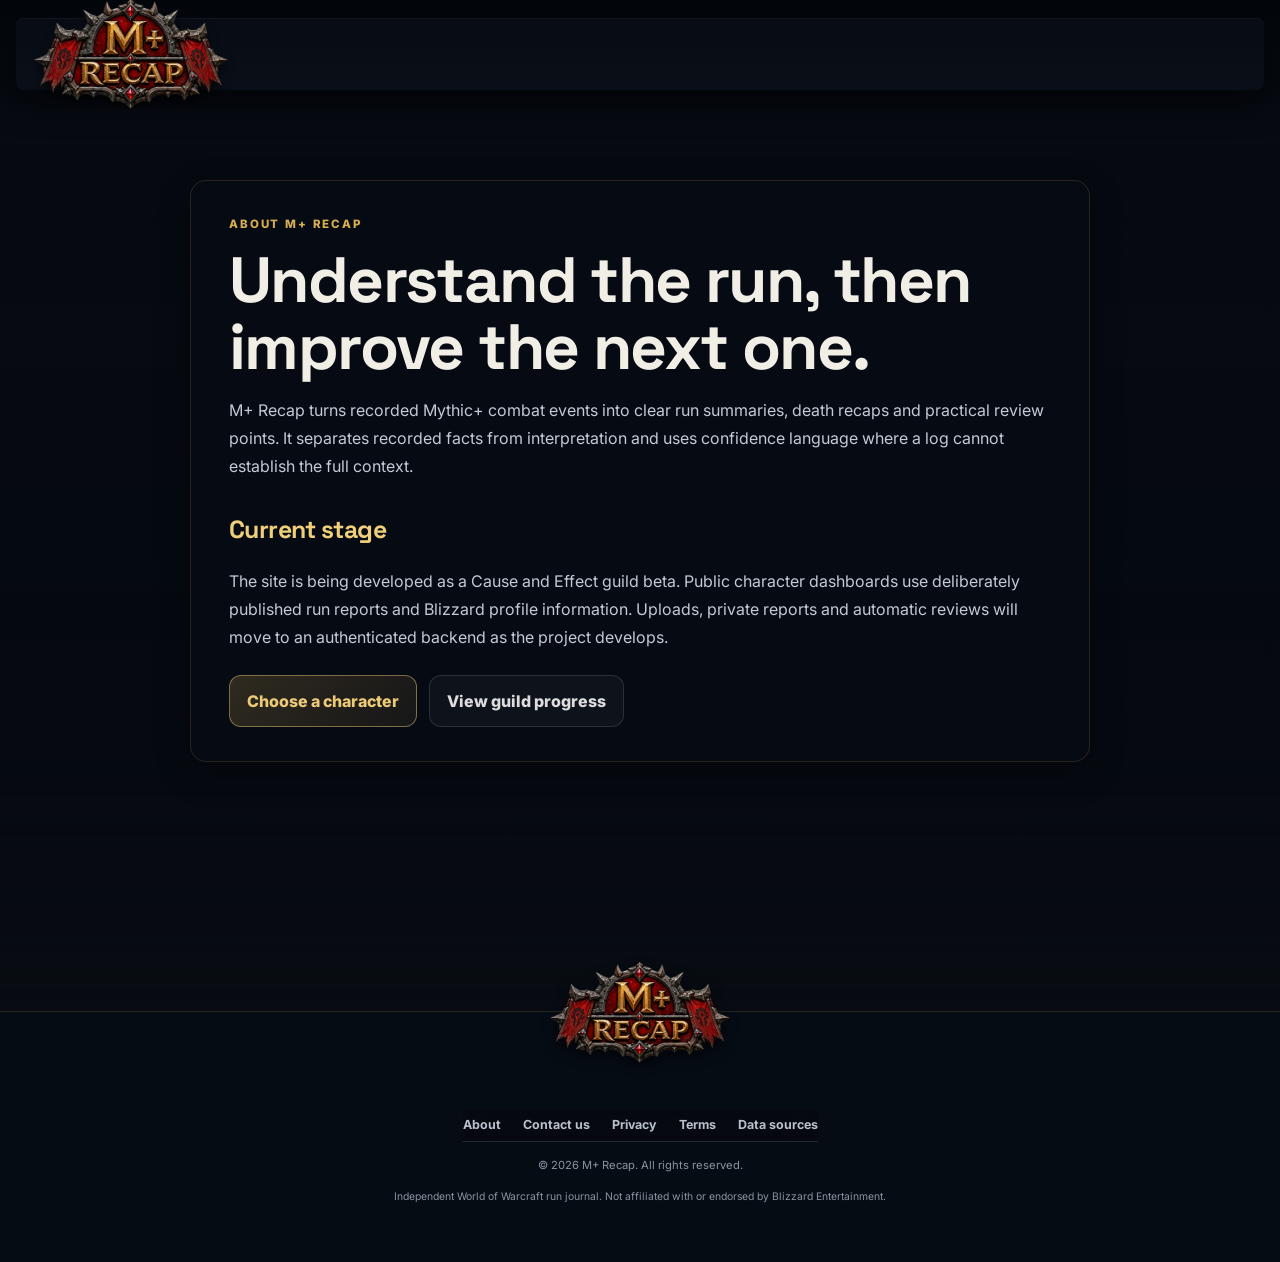
<file: about.html>
<!doctype html><html lang="en"><head><meta charset="utf-8"><meta name="viewport" content="width=device-width,initial-scale=1"><title>About · M+ Recap</title><link rel="stylesheet" href="styles.css?v=site-footer-1"><link rel="stylesheet" href="info.css?v=1"><link rel="icon" type="image/svg+xml" href="assets/horde-emblem.svg"></head><body data-page="info"><div id="siteNav"><nav><div class="wrap nav-wrap"><a class="brand" href="index.html"><img class="brand-horde-logo" src="assets/horde-logo.svg" alt="M+ Recap" width="194" height="110"><em>Midnight · Season 2</em></a><div class="navlinks"><a href="index.html">Choose character</a><a href="guild.html">Cause and Effect</a></div></div></nav></div><main><article class="info-shell"><div class="eyebrow">ABOUT M+ RECAP</div><h1>Understand the run, then improve the next one.</h1><p>M+ Recap turns recorded Mythic+ combat events into clear run summaries, death recaps and practical review points. It separates recorded facts from interpretation and uses confidence language where a log cannot establish the full context.</p><h2>Current stage</h2><p>The site is being developed as a Cause and Effect guild beta. Public character dashboards use deliberately published run reports and Blizzard profile information. Uploads, private reports and automatic reviews will move to an authenticated backend as the project develops.</p><div class="info-actions"><a class="button" href="index.html">Choose a character</a><a class="button secondary" href="guild.html">View guild progress</a></div></article></main><footer></footer><script src="site-footer.js?v=1"></script></body></html>
</file>
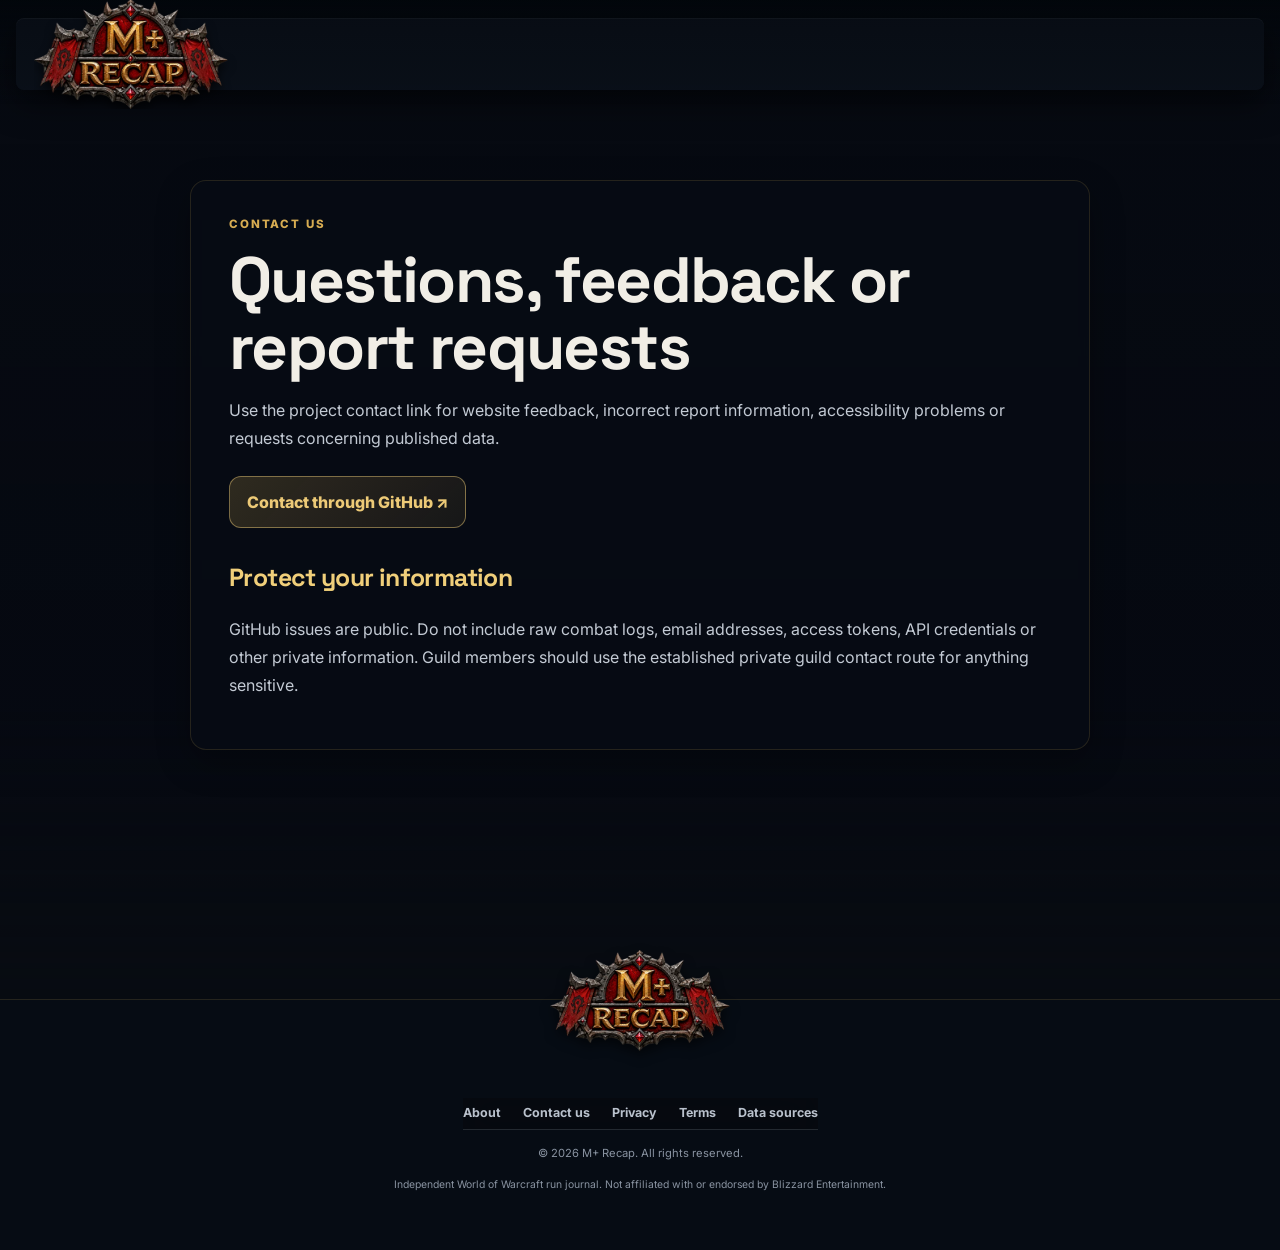
<file: contact.html>
<!doctype html><html lang="en"><head><meta charset="utf-8"><meta name="viewport" content="width=device-width,initial-scale=1"><title>Contact us · M+ Recap</title><link rel="stylesheet" href="styles.css?v=site-footer-1"><link rel="stylesheet" href="info.css?v=1"><link rel="icon" type="image/svg+xml" href="assets/horde-emblem.svg"></head><body data-page="info"><div id="siteNav"><nav><div class="wrap nav-wrap"><a class="brand" href="index.html"><img class="brand-horde-logo" src="assets/horde-logo.svg" alt="M+ Recap" width="194" height="110"><em>Midnight · Season 2</em></a><div class="navlinks"><a href="index.html">Choose character</a><a href="guild.html">Cause and Effect</a></div></div></nav></div><main><article class="info-shell"><div class="eyebrow">CONTACT US</div><h1>Questions, feedback or report requests</h1><p>Use the project contact link for website feedback, incorrect report information, accessibility problems or requests concerning published data.</p><div class="info-actions"><a class="button" href="https://github.com/dean6564-cell/healer-recap/issues/new" target="_blank" rel="noopener noreferrer">Contact through GitHub ↗</a></div><h2>Protect your information</h2><p>GitHub issues are public. Do not include raw combat logs, email addresses, access tokens, API credentials or other private information. Guild members should use the established private guild contact route for anything sensitive.</p></article></main><footer></footer><script src="site-footer.js?v=1"></script></body></html>
</file>
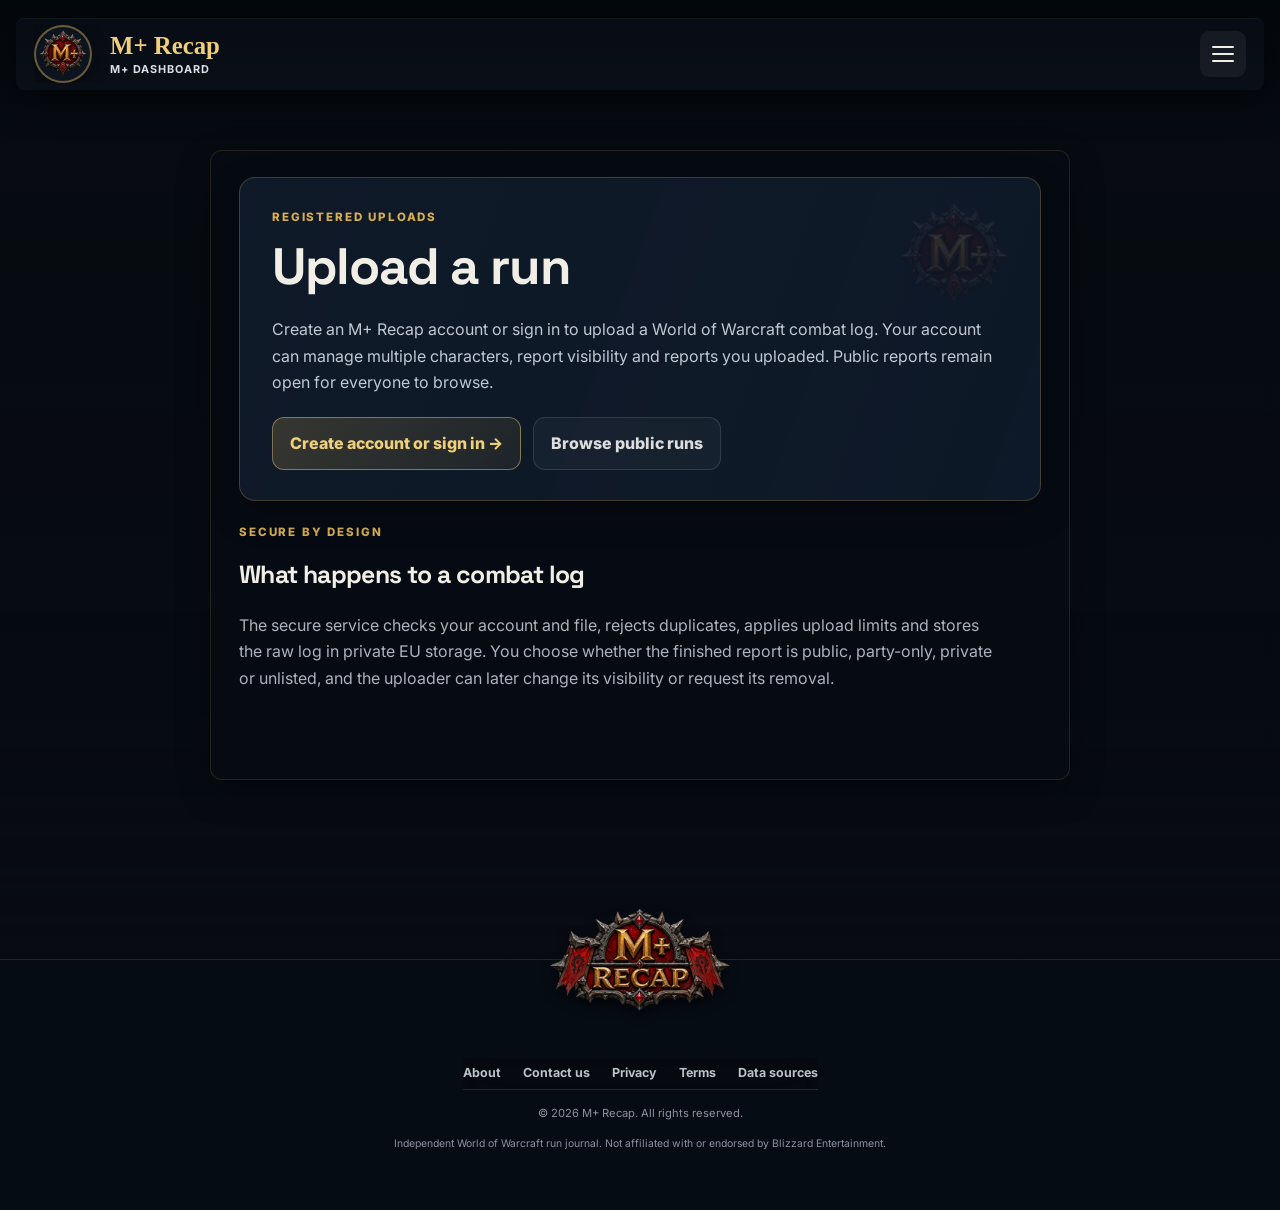
<file: import.html>
<!doctype html><html lang="en"><head><meta charset="utf-8"><meta name="viewport" content="width=device-width,initial-scale=1"><title>Upload Run · M+ Recap</title><link rel="stylesheet" href="styles.css?v=upload-1"><link rel="icon" type="image/svg+xml" href="assets/horde-emblem.svg"></head>
<body data-page="import"><div id="siteNav"><nav aria-label="Main navigation"><div class="wrap nav-wrap"><a class="brand" href="dashboard.html" aria-label="M+ Recap dashboard"><img class="brand-priest-icon" src="assets/horde-emblem.svg" alt="" width="72" height="72"><span class="brand-rinse-wordmark">M+ Recap<small>M+ Dashboard</small></span><em>Midnight · Season 2</em></a><button class="nav-menu-toggle" type="button" aria-expanded="false" aria-controls="site-nav-links" aria-label="Open navigation menu"><span></span><span></span><span></span></button><div class="navlinks" id="site-nav-links"><a href="dashboard.html">Overview</a><a href="insights.html">Insights</a><a href="library.html">Run Library</a><a class="nav-change-character" href="index.html"><img class="nav-destination-icon nav-character-icon" src="assets/horde-emblem.svg" alt="" width="26" height="26">Change character</a><a href="guild.html"><img class="nav-destination-icon guild-nav-crest" src="assets/guild-crest.svg" alt="" width="26" height="26">Cause and Effect</a></div></div></nav></div><main><div class="wrap narrow upload-page">
<header class="dashboard-intro upload-intro"><div class="eyebrow">REGISTERED UPLOADS</div><h1>Upload a run</h1><p>Create an M+ Recap account or sign in to upload a World of Warcraft combat log. Your account can manage multiple characters, report visibility and reports you uploaded. Public reports remain open for everyone to browse.</p><div class="hero-actions"><a class="button" href="https://mplus-recap-upload.dean6564.workers.dev/">Create account or sign in →</a><a class="button secondary" href="library.html">Browse public runs</a></div></header>
<section class="section import-note"><div class="eyebrow">SECURE BY DESIGN</div><h2>What happens to a combat log</h2><p>The secure service checks your account and file, rejects duplicates, applies upload limits and stores the raw log in private EU storage. You choose whether the finished report is public, party-only, private or unlisted, and the uploader can later change its visibility or request its removal.</p></section>
</div></main><footer></footer><script src="upload-nav.js?v=4"></script><script src="site-footer.js?v=1"></script></body></html>
</file>
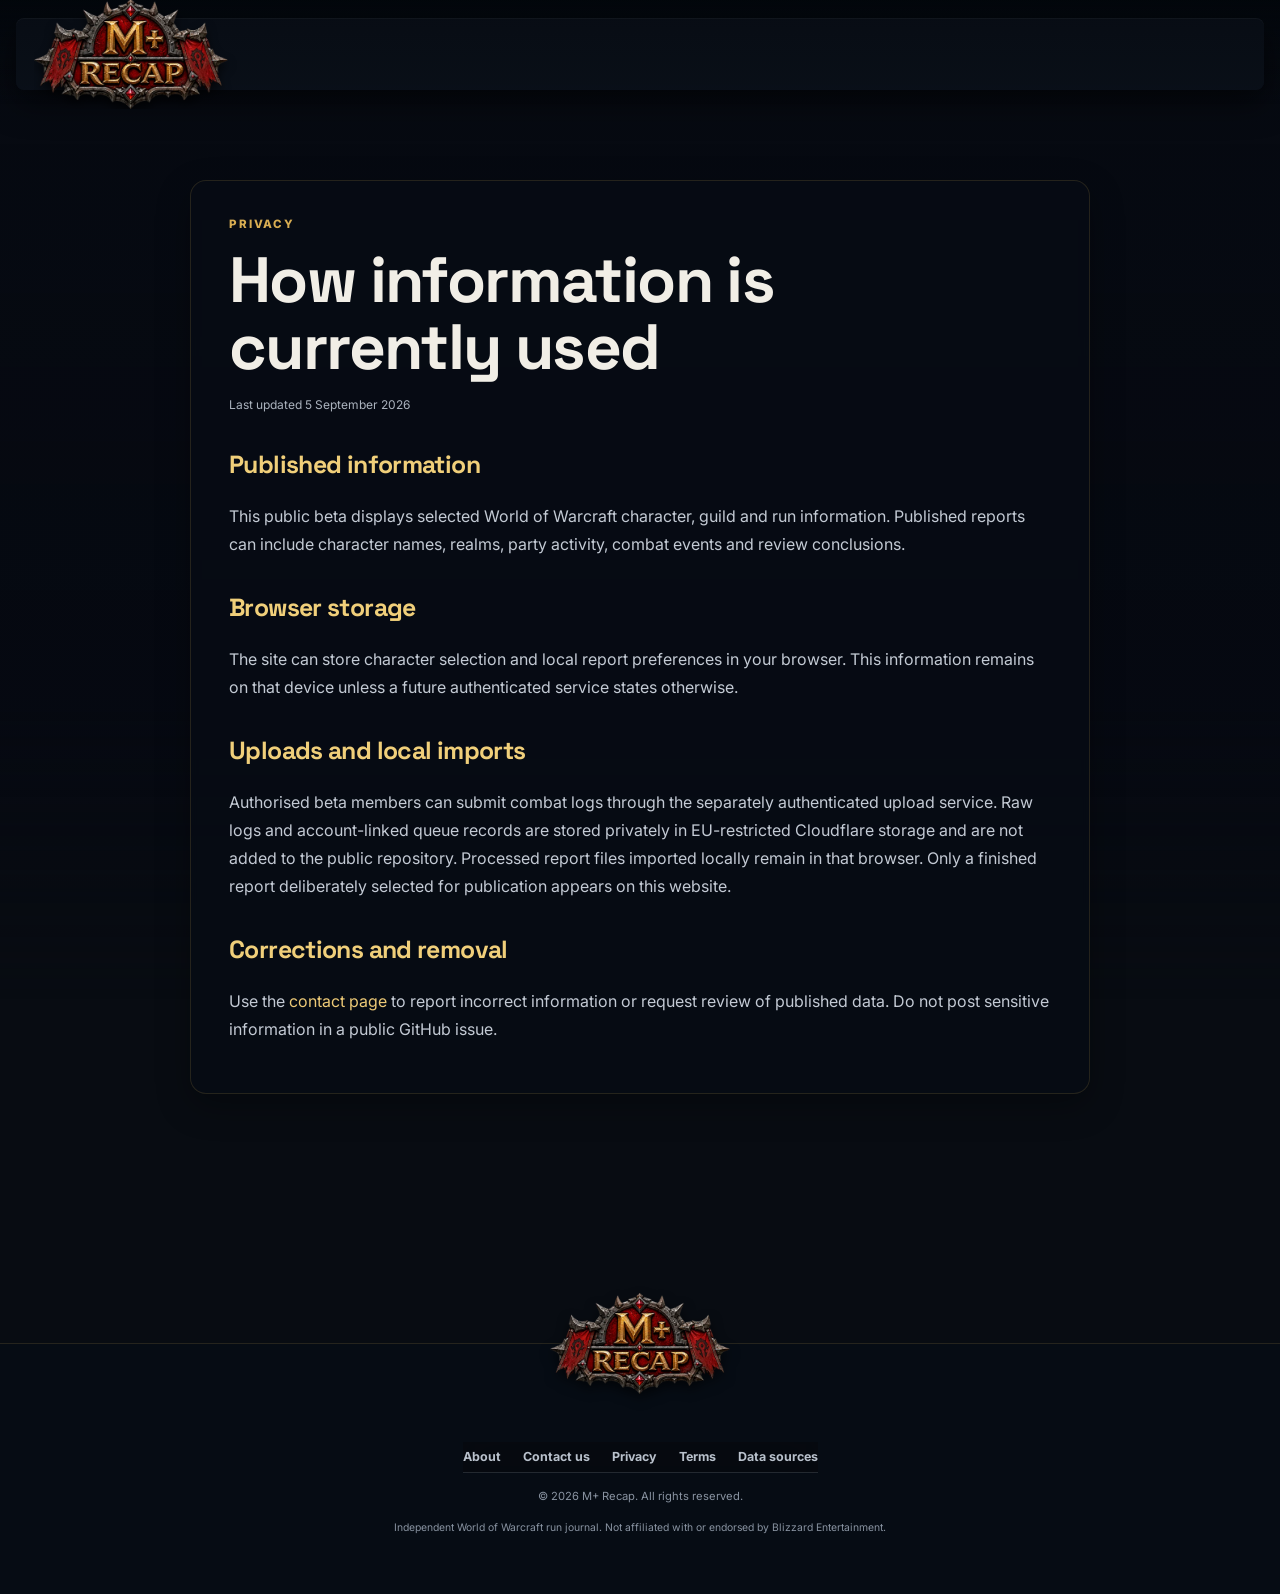
<file: privacy.html>
<!doctype html><html lang="en"><head><meta charset="utf-8"><meta name="viewport" content="width=device-width,initial-scale=1"><title>Privacy · M+ Recap</title><link rel="stylesheet" href="styles.css?v=site-footer-1"><link rel="stylesheet" href="info.css?v=1"><link rel="icon" type="image/svg+xml" href="assets/horde-emblem.svg"></head><body data-page="info"><div id="siteNav"><nav><div class="wrap nav-wrap"><a class="brand" href="index.html"><img class="brand-horde-logo" src="assets/horde-logo.svg" alt="M+ Recap" width="194" height="110"><em>Midnight · Season 2</em></a><div class="navlinks"><a href="index.html">Choose character</a><a href="guild.html">Cause and Effect</a></div></div></nav></div><main><article class="info-shell"><div class="eyebrow">PRIVACY</div><h1>How information is currently used</h1><p class="info-updated">Last updated 5 September 2026</p><h2>Published information</h2><p>This public beta displays selected World of Warcraft character, guild and run information. Published reports can include character names, realms, party activity, combat events and review conclusions.</p><h2>Browser storage</h2><p>The site can store character selection and local report preferences in your browser. This information remains on that device unless a future authenticated service states otherwise.</p><h2>Uploads and local imports</h2><p>Authorised beta members can submit combat logs through the separately authenticated upload service. Raw logs and account-linked queue records are stored privately in EU-restricted Cloudflare storage and are not added to the public repository. Processed report files imported locally remain in that browser. Only a finished report deliberately selected for publication appears on this website.</p><h2>Corrections and removal</h2><p>Use the <a href="contact.html">contact page</a> to report incorrect information or request review of published data. Do not post sensitive information in a public GitHub issue.</p></article></main><footer></footer><script src="site-footer.js?v=1"></script></body></html>
</file>
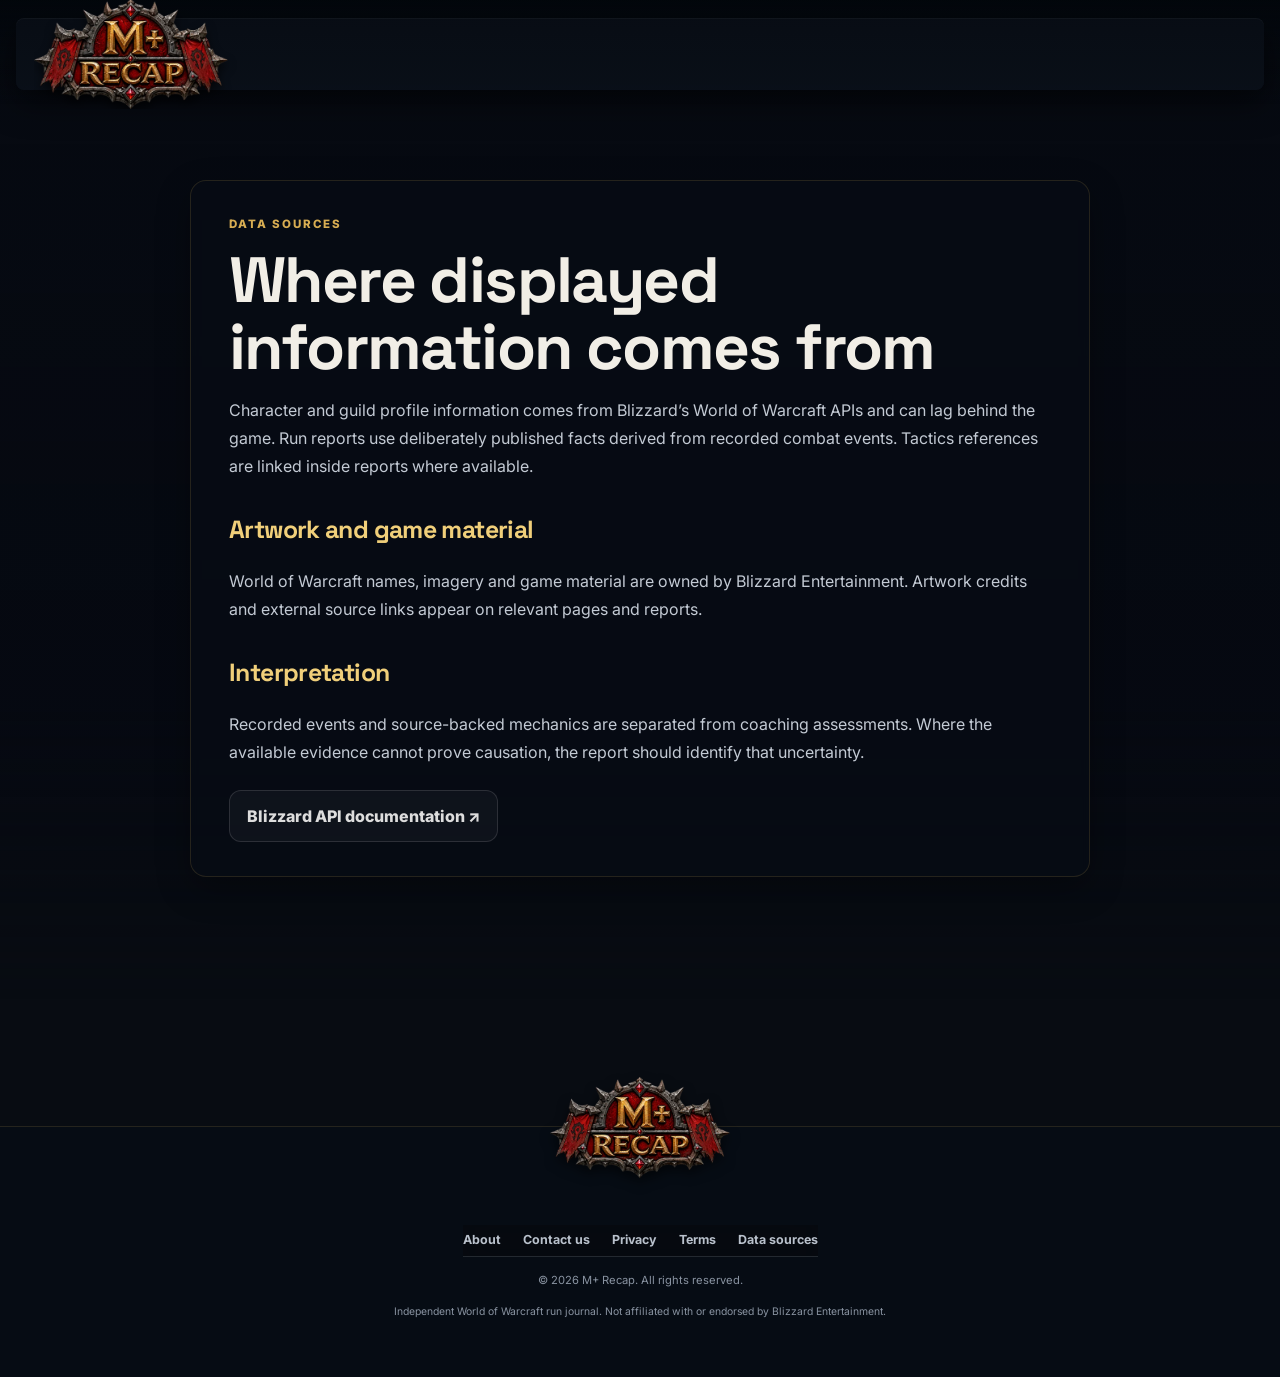
<file: sources.html>
<!doctype html><html lang="en"><head><meta charset="utf-8"><meta name="viewport" content="width=device-width,initial-scale=1"><title>Data sources · M+ Recap</title><link rel="stylesheet" href="styles.css?v=site-footer-1"><link rel="stylesheet" href="info.css?v=1"><link rel="icon" type="image/svg+xml" href="assets/horde-emblem.svg"></head><body data-page="info"><div id="siteNav"><nav><div class="wrap nav-wrap"><a class="brand" href="index.html"><img class="brand-horde-logo" src="assets/horde-logo.svg" alt="M+ Recap" width="194" height="110"><em>Midnight · Season 2</em></a><div class="navlinks"><a href="index.html">Choose character</a><a href="guild.html">Cause and Effect</a></div></div></nav></div><main><article class="info-shell"><div class="eyebrow">DATA SOURCES</div><h1>Where displayed information comes from</h1><p>Character and guild profile information comes from Blizzard’s World of Warcraft APIs and can lag behind the game. Run reports use deliberately published facts derived from recorded combat events. Tactics references are linked inside reports where available.</p><h2>Artwork and game material</h2><p>World of Warcraft names, imagery and game material are owned by Blizzard Entertainment. Artwork credits and external source links appear on relevant pages and reports.</p><h2>Interpretation</h2><p>Recorded events and source-backed mechanics are separated from coaching assessments. Where the available evidence cannot prove causation, the report should identify that uncertainty.</p><div class="info-actions"><a class="button secondary" href="https://develop.battle.net/documentation/world-of-warcraft" target="_blank" rel="noopener noreferrer">Blizzard API documentation ↗</a></div></article></main><footer></footer><script src="site-footer.js?v=1"></script></body></html>
</file>
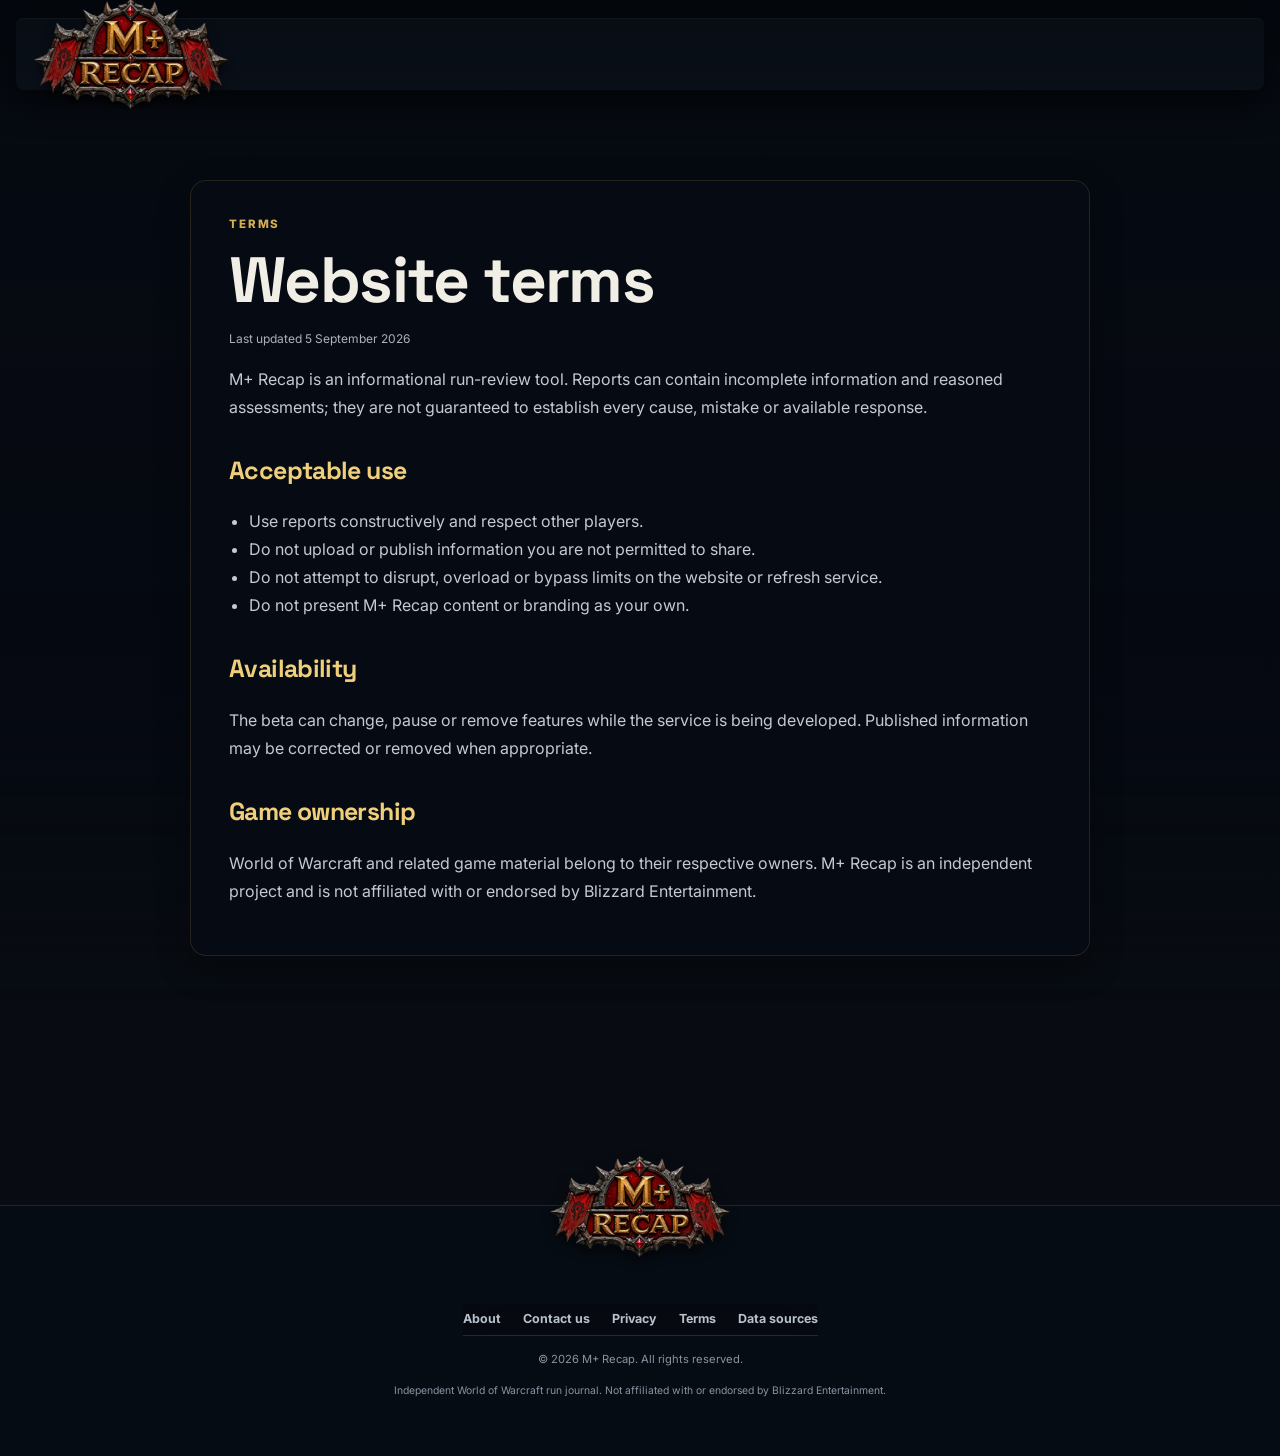
<file: terms.html>
<!doctype html><html lang="en"><head><meta charset="utf-8"><meta name="viewport" content="width=device-width,initial-scale=1"><title>Terms · M+ Recap</title><link rel="stylesheet" href="styles.css?v=site-footer-1"><link rel="stylesheet" href="info.css?v=1"><link rel="icon" type="image/svg+xml" href="assets/horde-emblem.svg"></head><body data-page="info"><div id="siteNav"><nav><div class="wrap nav-wrap"><a class="brand" href="index.html"><img class="brand-horde-logo" src="assets/horde-logo.svg" alt="M+ Recap" width="194" height="110"><em>Midnight · Season 2</em></a><div class="navlinks"><a href="index.html">Choose character</a><a href="guild.html">Cause and Effect</a></div></div></nav></div><main><article class="info-shell"><div class="eyebrow">TERMS</div><h1>Website terms</h1><p class="info-updated">Last updated 5 September 2026</p><p>M+ Recap is an informational run-review tool. Reports can contain incomplete information and reasoned assessments; they are not guaranteed to establish every cause, mistake or available response.</p><h2>Acceptable use</h2><ul class="info-list"><li>Use reports constructively and respect other players.</li><li>Do not upload or publish information you are not permitted to share.</li><li>Do not attempt to disrupt, overload or bypass limits on the website or refresh service.</li><li>Do not present M+ Recap content or branding as your own.</li></ul><h2>Availability</h2><p>The beta can change, pause or remove features while the service is being developed. Published information may be corrected or removed when appropriate.</p><h2>Game ownership</h2><p>World of Warcraft and related game material belong to their respective owners. M+ Recap is an independent project and is not affiliated with or endorsed by Blizzard Entertainment.</p></article></main><footer></footer><script src="site-footer.js?v=1"></script></body></html>
</file>
<file: styles.css>
@import url('https://fonts.googleapis.com/css2?family=Cinzel:wght@500;600;700&family=Inter:wght@400;500;600;700&family=Space+Grotesk:wght@500;600;700&display=swap');

:root{
  --bg:#080b10;
  --bg-2:#0d1219;
  --surface:rgba(18,24,32,.82);
  --surface-strong:#151d27;
  --surface-soft:rgba(255,255,255,.035);
  --border:rgba(220,231,245,.10);
  --border-bright:rgba(214,168,76,.32);
  --text:#f1eee6;
  --muted:#929ca9;
  --gold:#d7ad52;
  --gold-light:#f0cf7a;
  --green:#59c38d;
  --green-bg:rgba(89,195,141,.11);
  --red:#e06a5b;
  --red-bg:rgba(224,106,91,.11);
  --blue:#6da8df;
  --shadow:0 18px 55px rgba(0,0,0,.32);
}

*{box-sizing:border-box}
html{scroll-behavior:smooth}
body{
  margin:0;
  min-height:100vh;
  background:
    radial-gradient(900px 500px at 15% -10%,rgba(80,120,170,.13),transparent 65%),
    radial-gradient(700px 420px at 90% 5%,rgba(215,173,82,.10),transparent 65%),
    linear-gradient(180deg,var(--bg),#090d13 55%,#07090d);
  color:var(--text);
  font-family:Inter,system-ui,sans-serif;
  line-height:1.65;
}
body:before{
  content:"";
  position:fixed; inset:0; pointer-events:none; opacity:.22;
  background-image:linear-gradient(rgba(255,255,255,.018) 1px,transparent 1px),
                   linear-gradient(90deg,rgba(255,255,255,.012) 1px,transparent 1px);
  background-size:44px 44px;
  mask-image:linear-gradient(to bottom,black,transparent 75%);
}
h1,h2,h3{margin:0 0 .45em;font-family:'Space Grotesk',sans-serif;font-weight:700;letter-spacing:-.025em}
h1{font-size:clamp(2.35rem,5vw,4.2rem);line-height:1.04}
h2{font-size:1.55rem}
h3{font-size:1.05rem}
p{color:var(--muted)}
a{color:var(--gold-light);text-decoration:none;transition:.2s}
a:hover{color:#fff;text-decoration:none}

.wrap{width:min(1120px,100%);margin:0 auto;padding:0 28px}

/* Navigation */
nav{
  position:sticky;top:0;z-index:50;
  border-bottom:1px solid var(--border);
  background:rgba(7,10,15,.78);
  backdrop-filter:blur(18px) saturate(130%);
}
nav .wrap{min-height:72px;display:flex;align-items:center;justify-content:space-between;gap:28px}
.brand{
  display:flex;align-items:center;gap:11px;
  color:var(--text);font-family:'Cinzel',serif;font-weight:700;font-size:1.03rem;
  letter-spacing:.04em;white-space:nowrap;
}
.brand:before{
  content:"✦"; display:grid;place-items:center;width:29px;height:29px;
  border:1px solid var(--border-bright);border-radius:8px;color:var(--gold);
  box-shadow:inset 0 0 18px rgba(215,173,82,.08);
}
.brand span{color:var(--gold)}
.navlinks{display:flex;align-items:center;gap:6px;flex-wrap:wrap;justify-content:flex-end}
.navlinks a{
  color:#8f99a6;font-size:.84rem;font-weight:600;padding:9px 13px;border-radius:9px;
  border:1px solid transparent;
}
.navlinks a.active{
  color:var(--text);background:rgba(215,173,82,.08);border-color:rgba(215,173,82,.18);
}
.navlinks a:hover{color:#fff;background:rgba(255,255,255,.045)}

/* Page */
main{padding:72px 0 105px}
main > .wrap > h1{
  max-width:850px;
  background:linear-gradient(100deg,#fff 0%,#eee8dc 50%,#c9a65e 100%);
  -webkit-background-clip:text;background-clip:text;color:transparent;
}
main > .wrap > h1:after{
  content:"";display:block;width:82px;height:3px;margin-top:22px;
  background:linear-gradient(90deg,var(--gold),transparent);
  border-radius:99px;
}
main > .wrap > p:first-of-type{font-size:1.05rem;margin-top:18px}
.section-sub{color:#798492;font-size:.86rem;margin:6px 0 20px;letter-spacing:.01em}

.stat-grid{
  display:grid;grid-template-columns:repeat(4,1fr);gap:14px;margin:34px 0 46px;
}
.stat-card{
  position:relative;overflow:hidden;
  background:linear-gradient(145deg,rgba(25,33,43,.92),rgba(14,19,26,.92));
  border:1px solid var(--border);border-radius:15px;padding:21px 22px;
  box-shadow:var(--shadow);
}
.stat-card:before{
  content:"";position:absolute;left:0;top:0;width:100%;height:2px;
  background:linear-gradient(90deg,transparent,var(--gold),transparent);opacity:.55;
}
.stat-card .num{font-family:'Space Grotesk';font-size:2.05rem;font-weight:700;color:#f4f0e8;line-height:1.15}
.stat-card .label{font-size:.78rem;color:#818c99;margin-top:7px;text-transform:uppercase;letter-spacing:.07em}

/* Sections / cards */
.section{margin:58px 0}
.section-title{display:flex;align-items:center;gap:12px;margin-bottom:4px}
.section-title h2{margin:0}
.card{
  position:relative;background:linear-gradient(145deg,rgba(23,30,39,.88),rgba(14,19,25,.88));
  border:1px solid var(--border);border-radius:14px;padding:23px 25px;margin-bottom:15px;
  box-shadow:0 12px 35px rgba(0,0,0,.20);
}
.card:before{
  content:"";position:absolute;inset:0;border-radius:14px;pointer-events:none;
  background:linear-gradient(120deg,rgba(255,255,255,.035),transparent 30%);
}
.card h3{color:#eee9df}
.card p{margin:0;max-width:none}

/* Tables */
table{
  width:100%;border-collapse:separate;border-spacing:0;overflow:hidden;
  margin:22px 0 28px;background:rgba(13,18,24,.62);
  border:1px solid var(--border);border-radius:14px;font-size:.88rem;
}
th,td{text-align:left;padding:14px 15px;border-bottom:1px solid rgba(255,255,255,.055)}
th{
  color:#7d8794;font-size:.71rem;text-transform:uppercase;letter-spacing:.09em;
  background:rgba(255,255,255,.025)
}
tr:last-child td{border-bottom:none}
tbody tr:hover, tr:hover td{background:rgba(215,173,82,.025)}
td:first-child{color:#e8e5dd;font-weight:600}
td:nth-child(4){font-variant-numeric:tabular-nums}

/* Result pills */
.pill{
  display:inline-flex;align-items:center;gap:6px;font-size:.70rem;font-weight:800;
  padding:4px 10px;border-radius:999px;text-transform:uppercase;letter-spacing:.07em;
}
.pill:before{content:"";width:5px;height:5px;border-radius:50%}
.pill.kill{background:var(--green-bg);color:var(--green)}
.pill.kill:before{background:var(--green);box-shadow:0 0 8px var(--green)}
.pill.wipe{background:var(--red-bg);color:var(--red)}
.pill.wipe:before{background:var(--red);box-shadow:0 0 8px var(--red)}

/* Charts */
.chart-wrap{
  position:relative;width:100%;height:350px;margin:26px 0 10px;
  padding:18px 18px 10px;border:1px solid var(--border);border-radius:15px;
  background:rgba(10,14,20,.60);
}

/* Improvement list */
.improvement{
  position:relative;padding:21px 24px 21px 27px;margin:16px 0;
  border:1px solid var(--border);border-radius:14px;
  background:linear-gradient(145deg,rgba(23,30,39,.85),rgba(13,18,24,.75));
}
.improvement:before{
  content:"";position:absolute;left:0;top:16px;bottom:16px;width:3px;border-radius:0 4px 4px 0;
  background:linear-gradient(var(--gold),rgba(215,173,82,.1));
}
.improvement h3{color:var(--gold-light);font-size:1.12rem}
.improvement p{margin:0;max-width:none}

/* Footer */
footer{
  border-top:1px solid var(--border);padding:28px 0;
  background:rgba(4,7,10,.45);color:#6f7986;font-size:.76rem
}

/* Links that act like buttons */
.section > p:last-child a{
  display:inline-flex;align-items:center;gap:7px;padding:9px 13px;
  border:1px solid rgba(215,173,82,.20);border-radius:9px;background:rgba(215,173,82,.055);
}
.section > p:last-child a:hover{background:rgba(215,173,82,.12);border-color:rgba(215,173,82,.35)}

/* Responsive */
@media (max-width:820px){
  nav .wrap{align-items:flex-start;padding-top:12px;padding-bottom:12px;flex-direction:column;gap:10px}
  .navlinks{width:100%;justify-content:flex-start;overflow:auto;flex-wrap:nowrap}
  .navlinks a{white-space:nowrap}
  main{padding-top:48px}
  .stat-grid{grid-template-columns:repeat(2,1fr)}
}
@media (max-width:560px){
  .wrap{padding:0 17px}
  h1{font-size:2.35rem}
  .stat-grid{grid-template-columns:1fr 1fr;gap:9px}
  .stat-card{padding:16px}
  .stat-card .num{font-size:1.55rem}
  table{font-size:.76rem;display:block;overflow-x:auto;white-space:nowrap}
  th,td{padding:11px 12px}
  .chart-wrap{height:300px;padding:10px}
  .card,.improvement{padding:19px}
}

/* Season 2 / cross-link enhancements */
.nav-wrap{align-items:center}
.brand em{font-family:Inter,sans-serif;font-style:normal;font-size:.63rem;letter-spacing:.09em;text-transform:uppercase;color:var(--gold-light);border:1px solid rgba(215,173,82,.22);background:rgba(215,173,82,.06);padding:4px 7px;border-radius:999px;margin-left:2px}
.eyebrow{font-size:.72rem;font-weight:800;letter-spacing:.16em;color:var(--gold);margin-bottom:13px}
.season-banner{display:flex;align-items:center;justify-content:space-between;gap:20px;margin:28px 0 36px;padding:18px 20px;border:1px solid rgba(215,173,82,.2);border-radius:14px;background:linear-gradient(100deg,rgba(215,173,82,.08),rgba(255,255,255,.025));box-shadow:0 12px 30px rgba(0,0,0,.16)}
.season-banner strong{display:block;color:#eee9df}.season-banner span:not(.season-badge){display:block;color:var(--muted);font-size:.86rem;margin-top:2px}.season-badge{display:grid;place-items:center;min-width:45px;height:45px;border-radius:12px;background:rgba(215,173,82,.12);border:1px solid rgba(215,173,82,.3);color:var(--gold-light);font-weight:800}
.dungeon-grid{display:grid;grid-template-columns:repeat(3,1fr);gap:15px;margin-top:24px}.dungeon-card{position:relative;display:flex;align-items:center;gap:14px;min-height:138px;padding:20px;border:1px solid var(--border);border-radius:15px;background:linear-gradient(145deg,rgba(23,30,39,.9),rgba(13,18,24,.82));box-shadow:var(--shadow);transition:.2s}.dungeon-card:hover{transform:translateY(-2px);border-color:rgba(215,173,82,.35);background:linear-gradient(145deg,rgba(30,37,47,.95),rgba(14,19,26,.9))}.dungeon-icon{display:grid;place-items:center;flex:0 0 48px;height:48px;border-radius:13px;border:1px solid rgba(215,173,82,.25);background:rgba(215,173,82,.07);color:var(--gold-light);font-family:'Cinzel';font-weight:700;font-size:.75rem}.dungeon-label{font-size:.68rem;color:#7e8996;text-transform:uppercase;letter-spacing:.08em}.dungeon-card h3{margin:3px 0 2px;color:#eee9df}.dungeon-card p{font-size:.78rem;margin:0;line-height:1.45}.arrow{margin-left:auto;color:var(--gold);font-size:1.2rem}.section-kicker{font-size:.68rem;text-transform:uppercase;letter-spacing:.1em;color:#77818e;border:1px solid var(--border);padding:5px 8px;border-radius:999px}.page-links{display:flex;gap:8px;flex-wrap:wrap;margin:24px 0 30px}.page-links a,.related,.source-link{font-size:.8rem}.page-links a{display:inline-flex;padding:8px 11px;border:1px solid var(--border);border-radius:9px;background:rgba(255,255,255,.025)}.page-links a:hover{border-color:rgba(215,173,82,.3);background:rgba(215,173,82,.06)}.related{margin-top:8px;padding:11px 14px;border-left:2px solid rgba(215,173,82,.5);background:rgba(215,173,82,.035);border-radius:0 8px 8px 0;color:#89939f}.related strong{color:#c8c2b6}.source-link{margin-top:12px}.season-mark{color:var(--gold-light)}
@media(max-width:900px){.dungeon-grid{grid-template-columns:1fr}.brand em{display:none}}
@media(max-width:560px){.season-banner{align-items:flex-start}.season-badge{min-width:40px;height:40px}.page-links{gap:6px}.page-links a{font-size:.73rem}}

/* Auto-importer additions */
.brand{text-decoration:none}.narrow{max-width:860px}.hero-actions{display:flex;gap:12px;flex-wrap:wrap;margin:24px 0}.button{appearance:none;border:1px solid rgba(240,207,122,.45);background:linear-gradient(135deg,rgba(215,173,82,.2),rgba(215,173,82,.08));color:var(--gold-light,#f0cf7a);padding:12px 17px;border-radius:12px;text-decoration:none;font-weight:800;cursor:pointer;display:inline-flex;align-items:center;justify-content:center}.button:disabled{opacity:.4;cursor:not-allowed}.button.secondary{background:rgba(255,255,255,.035);color:#ddd;border-color:rgba(255,255,255,.12)}.auto-grid{grid-template-columns:repeat(5,minmax(0,1fr))}.run-list{display:grid;gap:10px}.run-row,.encounter-row{display:flex;justify-content:space-between;gap:20px;align-items:center;background:rgba(255,255,255,.025);border:1px solid rgba(255,255,255,.08);border-radius:14px;padding:15px 17px;text-decoration:none;color:inherit}.run-row:hover{border-color:rgba(215,173,82,.45);transform:translateX(2px)}.run-row>div:first-child,.encounter-row>div:first-child{display:grid;gap:4px}.run-row span,.encounter-row span{color:#9299a8;font-size:.86rem}.run-meta{display:flex!important;flex-direction:row!important;align-items:center;gap:12px!important;white-space:nowrap}.pill{padding:5px 9px;border-radius:999px;font-size:.72rem!important;font-weight:900;letter-spacing:.08em;text-transform:uppercase;border:1px solid}.pill.kill{color:#8fe3af;background:rgba(48,177,103,.10);border-color:rgba(75,213,132,.3)}.pill.wipe{color:#ff9c9c;background:rgba(210,63,63,.1);border-color:rgba(255,100,100,.28)}.dropzone{display:grid;place-items:center;text-align:center;padding:52px 24px;margin:30px 0 18px;border:1px dashed rgba(215,173,82,.45);border-radius:22px;background:radial-gradient(circle at top,rgba(215,173,82,.09),rgba(255,255,255,.015));cursor:pointer}.dropzone.drag,.dropzone:hover{border-color:var(--gold-light,#f0cf7a);background:rgba(215,173,82,.09)}.dropzone input{display:none}.dropzone h2{margin:8px 0 2px}.dropzone p{margin:0}.dropzone span{color:#747c8e;font-size:.84rem;margin-top:8px}.upload-icon{font-size:2.5rem;color:var(--gold-light,#f0cf7a)}.progress-shell{height:7px;border-radius:99px;background:rgba(255,255,255,.06);overflow:hidden}.progress-shell>div{height:100%;width:0;background:linear-gradient(90deg,#9b7732,#f0cf7a)}.progress-text{text-align:right;color:#777f90;font-size:.8rem;margin-top:5px}.import-status{display:grid;gap:4px;padding:16px 0}.import-status span{color:#8b92a0}.import-card{display:flex;justify-content:space-between;align-items:center;gap:20px;padding:18px;border:1px solid rgba(255,255,255,.08);background:rgba(255,255,255,.025);border-radius:15px;margin:10px 0}.import-card h3{margin:2px 0 5px}.import-card p{margin:0}.import-note{margin-top:25px}.two-col{display:grid;grid-template-columns:1.3fr .7fr;gap:24px}.mini{margin-top:28px!important}.encounter-list{display:grid;gap:9px}.party-list{display:flex;gap:8px;flex-wrap:wrap}.party-chip{padding:7px 10px;border-radius:10px;border:1px solid rgba(255,255,255,.08);background:rgba(255,255,255,.03);font-size:.82rem}.party-chip.self{border-color:rgba(215,173,82,.4);color:var(--gold-light,#f0cf7a)}.death-row{display:flex;justify-content:space-between;gap:20px;padding:10px 0;border-bottom:1px solid rgba(255,255,255,.06);font-size:.88rem}.muted{color:#818999}@media(max-width:900px){.auto-grid{grid-template-columns:repeat(2,minmax(0,1fr))}.two-col{grid-template-columns:1fr}}@media(max-width:600px){.run-row,.encounter-row,.import-card{align-items:flex-start;flex-direction:column}.run-meta{width:100%;justify-content:space-between}.auto-grid{grid-template-columns:1fr 1fr}}


/* Reviewed JSON edition */
.review-pill{display:inline-flex;align-items:center;padding:5px 9px;border-radius:999px;font-size:.7rem;font-weight:900;letter-spacing:.07em;text-transform:uppercase;border:1px solid;white-space:nowrap}
.review-pill.reviewed{color:#b9a5ff;background:rgba(139,102,224,.10);border-color:rgba(169,137,255,.3)}
.review-pill.facts{color:#929aaa;background:rgba(255,255,255,.035);border-color:rgba(255,255,255,.1)}
.focus-grid{display:grid;grid-template-columns:repeat(3,minmax(0,1fr));gap:12px}
.focus-card{display:grid;gap:8px;padding:16px 17px;border-radius:15px;border:1px solid rgba(215,173,82,.16);background:linear-gradient(145deg,rgba(215,173,82,.055),rgba(255,255,255,.02));text-decoration:none;color:inherit;transition:.2s ease}
.focus-card:hover{transform:translateY(-2px);border-color:rgba(215,173,82,.38)}
.focus-card span{color:#8f97a6;font-size:.76rem;text-transform:uppercase;letter-spacing:.08em}
.focus-card strong{font-size:.92rem;line-height:1.45;color:#e4e6eb}
.workflow{display:grid;grid-template-columns:1fr auto 1fr auto 1fr;align-items:center;gap:12px;margin:28px 0}
.workflow>div{display:grid;place-items:center;text-align:center;gap:8px;padding:16px 10px;border:1px solid rgba(255,255,255,.08);border-radius:14px;background:rgba(255,255,255,.025)}
.workflow strong{display:grid;place-items:center;width:30px;height:30px;border-radius:50%;background:rgba(215,173,82,.12);border:1px solid rgba(215,173,82,.3);color:var(--gold-light,#f0cf7a)}
.workflow span{font-size:.8rem;color:#a1a8b6}.workflow i{font-style:normal;color:#6d7483}
.review-panel{margin-top:42px}
.review-heading{display:flex;justify-content:space-between;align-items:flex-start;gap:24px;padding:24px;border-radius:18px 18px 0 0;border:1px solid rgba(145,111,231,.2);background:radial-gradient(circle at 90% 0,rgba(121,80,212,.13),rgba(255,255,255,.018) 55%)}
.review-heading h2{margin:4px 0 8px}.review-heading p{margin:0}
.confidence{padding:7px 10px;border-radius:999px;border:1px solid;font-size:.72rem;font-weight:800;white-space:nowrap}
.confidence.high{color:#8fe3af;border-color:rgba(75,213,132,.28);background:rgba(48,177,103,.08)}
.confidence.medium{color:#f0cf7a;border-color:rgba(215,173,82,.3);background:rgba(215,173,82,.08)}
.confidence.low{color:#ffad9d;border-color:rgba(255,129,99,.27);background:rgba(224,89,68,.07)}
.review-grid{display:grid;grid-template-columns:repeat(2,minmax(0,1fr));gap:12px;padding:12px;border:1px solid rgba(145,111,231,.14);border-top:0;border-radius:0 0 18px 18px;background:rgba(255,255,255,.012)}
.review-card{padding:18px;border-radius:14px;border:1px solid rgba(255,255,255,.075);background:rgba(255,255,255,.025)}
.review-card.wide{grid-column:1/-1}.review-card h3{font-size:.95rem;margin:0 0 11px;color:#e7e8ec}
.review-card ul{margin:0;padding-left:20px}.review-card li,.review-card p{font-size:.9rem;color:#a6adba;line-height:1.58}.review-card li+li{margin-top:8px}
.review-card.positive{border-color:rgba(75,213,132,.16);background:rgba(48,177,103,.025)}
.review-card.warning{border-color:rgba(255,129,99,.16);background:rgba(224,89,68,.025)}
.review-card.priority{border-color:rgba(215,173,82,.21);background:rgba(215,173,82,.035)}
.review-card.muted-card{opacity:.86}
.boss-review-list{display:grid;gap:8px}.boss-review-row{display:grid;grid-template-columns:210px 1fr;gap:18px;align-items:start;padding:11px 0;border-bottom:1px solid rgba(255,255,255,.055)}.boss-review-row:last-child{border-bottom:0}
.boss-review-row>div{display:flex;align-items:center;justify-content:space-between;gap:9px}.boss-review-row p{margin:0}
.responsibility-list{display:grid;gap:9px}.responsibility-row{display:grid;grid-template-columns:82px 1fr;gap:12px;align-items:start}.responsibility-row p{margin:0}
.responsibility{display:inline-flex;justify-content:center;padding:5px 8px;border-radius:8px;font-size:.68rem;font-weight:900;text-transform:uppercase;letter-spacing:.06em;border:1px solid}
.responsibility.healer{color:#9bc7ff;border-color:rgba(83,154,239,.26);background:rgba(83,154,239,.07)}
.responsibility.group{color:#ffae99;border-color:rgba(238,111,80,.25);background:rgba(238,111,80,.07)}
.responsibility.shared{color:#f0cf7a;border-color:rgba(215,173,82,.28);background:rgba(215,173,82,.07)}
.responsibility.unknown{color:#9da4b2;border-color:rgba(255,255,255,.11);background:rgba(255,255,255,.035)}
.review-empty{padding:28px;border:1px dashed rgba(160,126,238,.24);border-radius:18px;background:rgba(120,80,210,.035)}.review-empty h2{margin:5px 0 8px}
.mini-stat-grid{display:grid;grid-template-columns:repeat(6,minmax(0,1fr));gap:9px}.mini-stat{display:grid;gap:4px;padding:14px;border:1px solid rgba(255,255,255,.07);border-radius:13px;background:rgba(255,255,255,.025)}.mini-stat strong{font-size:1.15rem;color:#e6e8ec}.mini-stat span{font-size:.72rem;color:#858d9c;text-transform:uppercase;letter-spacing:.06em}
.linked-card{text-decoration:none;color:inherit;display:block}.linked-card span{font-size:.76rem;color:#777f8f}.linked-card:hover{border-color:rgba(215,173,82,.3)}
.trend-grid{display:grid;grid-template-columns:repeat(auto-fit,minmax(220px,1fr));gap:14px}
.trend-card{padding:16px 17px;border-radius:14px;border:1px solid rgba(255,255,255,.075);background:rgba(255,255,255,.025)}
.trend-head{display:flex;justify-content:space-between;align-items:baseline;gap:10px;margin-bottom:6px}
.trend-head h3{margin:0;font-size:.92rem}
.trend-head span{font-size:.68rem;color:#818999;text-transform:uppercase;letter-spacing:.05em;text-align:right}
.sparkline{width:100%;height:64px;display:block}
.sparkline path{stroke:var(--gold,#d7ad52);stroke-width:2}
.sparkline circle{fill:var(--gold-light,#f0cf7a)}
.trend-range{font-size:.68rem;color:#77818e;margin-top:8px;text-transform:uppercase;letter-spacing:.05em}
.tag-row{display:flex;flex-wrap:wrap;gap:6px;margin-top:8px}
.tag-chip{display:inline-flex;align-items:center;padding:4px 10px;border-radius:999px;border:1px solid rgba(215,173,82,.25);background:rgba(215,173,82,.06);color:var(--gold-light,#f0cf7a);font-size:.7rem;font-weight:700;text-decoration:none;cursor:pointer;font-family:inherit}
.tag-chip:hover,.tag-chip.active{border-color:rgba(215,173,82,.55);background:rgba(215,173,82,.16);color:#fff}
#tagCloud{display:flex;flex-wrap:wrap;gap:8px;margin:16px 0}
.resolve-btn{align-self:flex-start;margin-top:4px;padding:6px 12px;border-radius:9px;border:1px solid rgba(255,255,255,.14);background:rgba(255,255,255,.03);color:#c7ccd4;font-size:.72rem;font-weight:700;cursor:pointer;font-family:inherit}
.resolve-btn:hover{border-color:rgba(215,173,82,.4);color:var(--gold-light,#f0cf7a)}
.focus-card a{display:grid;gap:8px;text-decoration:none;color:inherit}
.boss-history-card+.boss-history-card{margin-top:12px}
.boss-history-head{display:flex;justify-content:space-between;align-items:center;gap:12px;flex-wrap:wrap;margin-bottom:10px}
.boss-history-head span{font-size:.78rem;color:#8b93a1}
#bossHistory{display:grid;gap:12px}
.library-tools{display:grid;grid-template-columns:minmax(250px,1fr) 180px auto;gap:10px;align-items:center;margin:26px 0 14px}
.run-row-wrap{display:flex;align-items:stretch;gap:8px}
.run-row-wrap .run-row{flex:1}
.delete-chip{flex:0 0 auto;padding:0 14px;border-radius:14px;border:1px solid rgba(224,106,91,.28);background:rgba(224,106,91,.08);color:#ff9c9c;font-size:.78rem;font-weight:700;cursor:pointer;font-family:inherit}
.delete-chip:hover{border-color:rgba(224,106,91,.55);background:rgba(224,106,91,.16)}
.button.danger{border-color:rgba(224,106,91,.4);color:#ff9c9c}
.button.danger:hover{background:rgba(224,106,91,.12)}
.library-tools input,.library-tools select{width:100%;padding:12px 13px;border-radius:11px;border:1px solid rgba(255,255,255,.1);background:#0f1219;color:#e4e6ea;outline:none}.library-tools input:focus,.library-tools select:focus{border-color:rgba(215,173,82,.4)}
.library-tools span{color:#7f8795;font-size:.82rem;white-space:nowrap}
.backup-bar{display:flex;gap:10px;align-items:center;flex-wrap:wrap;padding:14px;margin-bottom:22px;border:1px solid rgba(255,255,255,.07);border-radius:14px;background:rgba(255,255,255,.02)}.backup-bar p{margin:0 0 0 auto;font-size:.8rem;color:#777f8d}.file-button input{display:none}
.guide-steps{display:grid;gap:12px;margin:28px 0}.guide-step{display:grid;grid-template-columns:46px 1fr;gap:16px;align-items:start;padding:17px;border-radius:14px;border:1px solid rgba(255,255,255,.075);background:rgba(255,255,255,.02)}.guide-step>b{display:grid;place-items:center;width:38px;height:38px;border-radius:50%;color:var(--gold-light,#f0cf7a);border:1px solid rgba(215,173,82,.28);background:rgba(215,173,82,.08)}.guide-step h3{margin:1px 0 5px}.guide-step p{margin:0}
@media(max-width:900px){.focus-grid{grid-template-columns:1fr 1fr}.mini-stat-grid{grid-template-columns:repeat(3,minmax(0,1fr))}.review-grid{grid-template-columns:1fr}.review-card.wide{grid-column:auto}.boss-review-row{grid-template-columns:1fr}.backup-bar p{width:100%;margin:3px 0 0}}
@media(max-width:650px){.focus-grid{grid-template-columns:1fr}.workflow{grid-template-columns:1fr}.workflow i{transform:rotate(90deg);text-align:center}.review-heading{flex-direction:column}.library-tools{grid-template-columns:1fr}.mini-stat-grid{grid-template-columns:1fr 1fr}.responsibility-row{grid-template-columns:1fr}.responsibility{width:max-content}.trend-head{flex-direction:column;align-items:flex-start;gap:2px}.trend-head span{text-align:left}}

/* Damage evidence: lethal amounts and accessible spell guidance */
tr.has-overkill { background:rgba(239,68,68,.07); }
.overkill-value { color:#ff8585; font-weight:800; }
.overkill-value small { display:block; font-size:.68rem; text-transform:uppercase; letter-spacing:.04em; }

.spell-help{display:inline-block;min-width:170px;white-space:normal}
.spell-trigger{display:inline-flex;align-items:center;gap:8px;padding:0;border:0;background:none;color:var(--gold-light,#f0cf7a);font:inherit;text-align:left;cursor:pointer}
.spell-trigger:hover{color:#fff0c2}
.spell-trigger:focus-visible,.spell-card-close:focus-visible{outline:2px solid #f0cf7a;outline-offset:4px}
.spell-info{display:inline-grid;place-items:center;width:17px;height:17px;flex:none;border:1px solid rgba(215,173,82,.45);border-radius:50%;font-size:11px}
.spell-id{display:block;color:#838c9a;font-size:.68rem;margin-top:4px}
.spell-guide-card{position:fixed;z-index:10000;box-sizing:border-box;width:420px;max-width:calc(100vw - 24px);max-height:calc(100dvh - 24px);overflow:auto;padding:20px;border:1px solid rgba(215,173,82,.4);border-radius:16px;background:linear-gradient(145deg,#1b1e25,#101319);color:#e5e7eb;box-shadow:0 18px 65px #000b;font-family:inherit;font-size:.85rem;line-height:1.55;white-space:normal}
.spell-card-head{display:flex;align-items:flex-start;justify-content:space-between;gap:16px}
.spell-card-eyebrow{font-size:.62rem;letter-spacing:.15em;color:#a5adbb;font-weight:700}
.spell-guide-card h4{margin:4px 0 12px;font-size:1.12rem;line-height:1.3;color:#f5e5bb}
.spell-card-close{border:0;background:#ffffff09;color:#aeb6c4;border-radius:8px;width:28px;height:28px;font-size:22px;cursor:pointer;flex:none}
.spell-kind{display:inline-block;padding:4px 10px;border-radius:20px;background:#d7ad5214;border:1px solid #d7ad5240;color:#f0cf7a;font-size:.7rem;font-weight:700}
.spell-card-section{margin-top:17px}
.spell-guide-card h5{margin:0 0 6px;font-size:.66rem;letter-spacing:.09em;text-transform:uppercase;color:#a8b1bf}
.spell-guide-card p{margin:0;color:#d5d9e0;font-size:.83rem;line-height:1.6}
.spell-action{padding:12px 14px;border-left:3px solid #d7ad52;border-radius:0 8px 8px 0;background:#d7ad520b}
.spell-action h5{color:#f0cf7a}
.spell-options{display:grid;grid-template-columns:1fr 1fr;gap:14px;margin-top:18px;padding-top:14px;border-top:1px solid #ffffff12}
.spell-options p{font-size:.76rem;color:#aeb7c5}
.spell-card-sources{margin-top:16px;padding:12px 0 0;border-top:1px solid #ffffff12;background:none}
.spell-card-sources a{color:#e5c778;font-size:.75rem}
@media(max-width:420px){.spell-guide-card{padding:16px}.spell-options{grid-template-columns:1fr}}

/* Run report sections */
.report-tabs{display:flex;gap:6px;overflow-x:auto;padding:6px;background:#0c1017;border:1px solid var(--border);border-radius:13px;margin-bottom:24px}
.report-tabs [role="tab"]{flex:1;white-space:nowrap;border:1px solid transparent;border-radius:9px;background:transparent;padding:12px 16px;font:inherit;font-size:.82rem;font-weight:700;color:var(--muted);cursor:pointer}
.report-tabs [role="tab"]:hover{color:var(--text);background:#ffffff05}
.report-tabs [aria-selected="true"]{color:var(--gold-light);border-color:var(--border-bright);background:rgba(215,173,82,.1)}
.report-tabs [role="tab"]:focus-visible{outline:2px solid var(--gold);outline-offset:-2px}
.report-tab-panel[hidden]{display:none!important}
.report-tab-panel{min-height:240px}
.report-section-intro{margin-bottom:22px}
.report-section-intro h2{margin:0 0 8px}
.report-section-intro p{color:var(--muted);margin:0}
.report-incident{margin:12px 0;border:1px solid var(--border);border-radius:12px;background:rgba(255,255,255,.02)}
.report-incident>summary{padding:16px 18px;cursor:pointer;font-weight:700;color:var(--text);line-height:1.5}
.report-incident[open]>summary{border-bottom:1px solid var(--border);color:var(--gold-light)}
.report-incident-body{padding:4px 18px 18px}
#reportMetrics>.section{margin-top:0}
#reportFacts .section{margin-top:0}
@media(max-width:650px){.report-tabs [role="tab"]{flex:none;padding:10px 12px}.report-tabs{margin-inline:-4px}.report-incident-body{padding:4px 12px 14px}}
@media print{.report-tabs{display:none}.report-tab-panel[hidden]{display:block!important}}

/* Individual incident timelines */
.player-timeline-note{font-size:.8rem;color:var(--muted)}
.player-timelines{display:grid;gap:10px;margin-top:12px}
.player-timeline{border:1px solid var(--border);border-radius:10px;background:rgba(255,255,255,.025);overflow:hidden}
.player-timeline>summary{padding:14px 16px;cursor:pointer;line-height:1.6}
.player-timeline-name{font-weight:700;color:var(--text)}
.player-timeline-stats{display:block;padding-left:18px;font-size:.76rem;color:var(--muted);font-weight:400}
.player-timeline[open]>summary{border-bottom:1px solid var(--border);background:rgba(215,173,82,.04)}
.player-timeline-table{overflow-x:auto;padding:8px 12px 12px}
.player-timeline-table caption{font-size:.74rem;color:var(--muted);padding:6px 0 12px;text-align:left}
.player-timeline>summary:focus-visible{outline:2px solid var(--gold);outline-offset:-3px}

/* Incident breakdown cards */
.hit-breakdown{margin:22px 0;border:1px solid var(--border-bright);border-radius:14px;background:linear-gradient(140deg,rgba(215,173,82,.045),rgba(12,17,24,.7));overflow:hidden}
.hit-breakdown-heading{display:flex;align-items:center;justify-content:space-between;gap:14px;padding:18px 20px;cursor:pointer;list-style:none}
.hit-breakdown-heading::-webkit-details-marker,.player-timeline>summary::-webkit-details-marker{display:none}
.hit-eyebrow{display:block;color:var(--gold);font-size:.61rem;font-weight:700;letter-spacing:.14em;margin-bottom:5px}
.hit-heading-title{font-size:1rem;font-weight:700;color:var(--text)}
.hit-count{padding:5px 10px;border:1px solid var(--border);border-radius:999px;font-size:.72rem;color:var(--muted);white-space:nowrap}
.hit-breakdown>.player-timeline-note{padding:0 20px;margin:0 0 16px;font-size:.76rem;line-height:1.6}
.hit-breakdown>.player-timelines{padding:0 16px 16px;margin:0}
.player-timeline{background:rgba(8,12,18,.65);border-radius:11px}
.player-timeline>summary{display:flex;align-items:center;gap:18px;list-style:none;padding:16px}
.player-timeline>summary:hover{background:rgba(215,173,82,.035)}
.player-identity{flex:1;min-width:0}
.player-timeline-name{display:block;font-size:.85rem;overflow-wrap:anywhere}
.player-expand-label{display:block;color:var(--muted);font-size:.67rem;margin-top:4px;font-weight:400}
.player-timeline-stats{display:flex;flex-wrap:wrap;gap:20px;padding:0;flex:none}
.player-stat{display:grid;gap:3px;min-width:38px}
.player-stat small{font-size:.59rem;text-transform:uppercase;letter-spacing:.07em;color:var(--muted);font-weight:600}
.player-stat strong{font-size:.86rem;color:var(--text)}
.player-stat.overkill-value small,.player-stat.overkill-value strong{color:#ff8585}
.timeline-chevron{color:var(--gold);font-size:1.2rem;transition:transform .15s}
.player-timeline[open]>summary .timeline-chevron{transform:rotate(180deg)}
.hit-breakdown-heading:focus-visible{outline:2px solid var(--gold);outline-offset:-3px}
@media(max-width:700px){.player-timeline>summary{flex-wrap:wrap;gap:12px}.player-identity{flex-basis:calc(100% - 32px)}.player-timeline-stats{order:3;width:100%;gap:22px}.hit-breakdown-heading{padding:15px;flex-wrap:wrap}.hit-breakdown>.player-timeline-note{padding:0 15px}.hit-breakdown>.player-timelines{padding:0 10px 10px}}

/* Death-review cue remains visible on inactive tabs. */
.report-tabs .report-tab-deaths{color:#ffaaa0;border-color:rgba(224,106,91,.25);background:rgba(224,106,91,.06)}
.death-tab-badge{display:inline-block;margin-left:6px;padding:2px 7px;border-radius:999px;background:rgba(224,106,91,.16);border:1px solid rgba(224,106,91,.35);color:#ffaaa0;font-size:.65rem;line-height:1.6;vertical-align:middle}
.report-tabs .report-tab-deaths[aria-selected="true"]{color:var(--gold-light);border-color:var(--border-bright);background:rgba(215,173,82,.1)}

/* Prominent run duration in listings */
.run-row .run-duration{display:inline-flex;flex-direction:column;align-items:center;gap:3px;min-width:76px;padding:7px 12px;border:1px solid var(--border-bright);border-radius:10px;background:rgba(215,173,82,.06);line-height:1.15}
.run-row .run-duration small{font-size:.55rem;text-transform:uppercase;letter-spacing:.1em;color:var(--muted)}
.run-row .run-duration b{font-family:'Space Grotesk',sans-serif;font-size:1.15rem;font-weight:700;color:var(--gold-light);font-variant-numeric:tabular-nums}

/* Center the duration independently of either side's content. */
.run-row{display:grid;grid-template-columns:minmax(0,1fr) auto minmax(0,1fr);gap:20px;align-items:center}
.run-row>.run-duration{justify-self:center}
.run-row>.run-meta{justify-self:end;justify-content:flex-end;flex-wrap:wrap}
@media(max-width:650px){.run-row{grid-template-columns:minmax(0,1fr) auto;gap:12px}.run-row>.run-duration{grid-column:2;grid-row:1}.run-row>.run-meta{grid-column:1 / -1;justify-self:start;justify-content:flex-start}}

.incident-enemy-context{display:flex;align-items:center;flex-wrap:wrap;gap:8px;margin-bottom:8px;color:var(--gold-light);font-size:.75rem;font-weight:600}
.incident-enemy-kind{display:inline-block;padding:2px 7px;border:1px solid var(--border-bright);border-radius:5px;background:rgba(215,173,82,.07);color:var(--muted);font-size:.6rem;letter-spacing:.06em;text-transform:uppercase}

.spell-caster{margin-top:14px;padding:10px 12px;border:1px solid var(--border);border-radius:9px;background:rgba(255,255,255,.025)}
.spell-caster p{color:var(--gold-light);font-weight:600}

/* Refined report navigation */
.report-tabs{gap:8px;padding:8px;border-radius:14px;background:rgba(10,14,20,.85);border-color:rgba(220,231,245,.08)}
.report-tabs [role="tab"]{display:inline-flex;align-items:center;justify-content:center;gap:8px;min-height:46px;padding:11px 18px;border-radius:9px;font-family:Inter,system-ui,sans-serif;font-size:.8rem;font-weight:600;letter-spacing:.01em;line-height:1.3;transition:background .15s,border-color .15s,color .15s}
.report-tabs [role="tab"][aria-selected="true"]{background:linear-gradient(180deg,rgba(215,173,82,.12),rgba(215,173,82,.055));border-color:rgba(215,173,82,.3);color:#f0d590;box-shadow:inset 0 1px 0 rgba(255,236,185,.06)}
.report-tabs .death-tab-badge{margin-left:0;font-size:.6rem;font-weight:600;letter-spacing:0}
@media(max-width:650px){.report-tabs{gap:5px;padding:6px}.report-tabs [role="tab"]{min-height:42px;padding:10px 13px;font-size:.76rem}}

/* Action-first tactics layout */
.tactics-plan{grid-column:1 / -1}
.tactics-plan-header{display:flex;align-items:center;justify-content:space-between;gap:16px;margin-bottom:18px}
.tactic-eyebrow{display:block;color:var(--gold);font-size:.63rem;font-weight:700;letter-spacing:.1em;text-transform:uppercase}
.tactics-plan-header h3{margin:6px 0 0;font-size:1.15rem}
.tactic-count{padding:5px 11px;border:1px solid var(--border-bright);border-radius:99px;color:var(--gold-light);font-size:.72rem;white-space:nowrap}
.tactics-card-list{display:grid;gap:20px}
.tactic-card{border:1px solid var(--border);border-radius:15px;background:linear-gradient(135deg,rgba(215,173,82,.035),rgba(18,24,32,.8));overflow:hidden}
.tactic-card-header{display:flex;align-items:center;gap:14px;padding:20px 22px;border-bottom:1px solid var(--border)}
.tactic-number{display:grid;place-items:center;width:40px;height:40px;flex:none;border-radius:10px;background:rgba(215,173,82,.09);border:1px solid var(--border-bright);color:var(--gold-light);font-size:.85rem;font-weight:700}
.tactic-card h4{margin:5px 0 0;font-size:1rem;line-height:1.4;color:var(--text)}
.tactic-actions{list-style:none;counter-reset:tactic-step;display:grid;gap:10px;padding:18px 22px;margin:0}
.tactic-actions li{counter-increment:tactic-step;display:flex;align-items:flex-start;gap:12px;padding:12px 14px;background:rgba(255,255,255,.025);border:1px solid rgba(255,255,255,.045);border-radius:9px;color:var(--text);font-size:.86rem;line-height:1.65}
.tactic-actions li:before{content:counter(tactic-step);display:grid;place-items:center;flex:none;width:23px;height:23px;margin-top:2px;border-radius:50%;color:var(--gold-light);background:rgba(215,173,82,.08);font-size:.67rem;font-weight:700}
.tactic-evidence{margin:0 22px 16px;border-top:1px solid var(--border)}
.tactic-evidence summary{padding:13px 0 0;color:var(--muted);cursor:pointer;font-size:.77rem;font-weight:600}
.tactic-evidence h5{font-size:.65rem;letter-spacing:.06em;text-transform:uppercase;color:var(--gold);margin:15px 0 5px}
.tactic-evidence p,.tactics-method p{font-size:.8rem;line-height:1.65;color:var(--muted);margin:0 0 10px}
.tactic-sources{display:flex;align-items:center;flex-wrap:wrap;gap:8px 14px;padding:12px 22px;background:rgba(0,0,0,.13);border-top:1px solid var(--border)}
.tactic-sources>span{font-size:.58rem;letter-spacing:.08em;color:var(--muted)}
.tactic-sources a{font-size:.72rem;color:var(--gold-light)}
.tactics-method{margin-top:16px;color:var(--muted);font-size:.76rem}
.tactics-method summary{cursor:pointer;margin-bottom:10px}
@media(max-width:650px){.tactic-card-header{padding:16px}.tactic-actions{padding:14px;gap:8px}.tactic-evidence{margin-inline:16px}.tactic-sources{padding:12px 16px}.tactic-actions li{padding:10px;font-size:.82rem}}

/* Review expansion: coverage, recaps and boss selection */
.next-checklist h3{margin-top:6px}
.checklist-item{padding:13px 0;border-top:1px solid var(--border)}
.checklist-text{font-size:.88rem;line-height:1.6}
.checklist-item small{display:block;color:var(--gold);font-size:.66rem;letter-spacing:.04em;margin-bottom:4px}
.checklist-source{font-size:.7rem;padding-left:0;margin-top:5px}
.recurring-grid{display:grid;grid-template-columns:repeat(auto-fit,minmax(min(290px,100%),1fr));gap:15px;margin:15px 0}
.recurring-grid h3{margin-top:8px}
.death-recap-block{margin:22px 0 30px}
.recap-heading{display:flex;align-items:center;justify-content:space-between;gap:16px}
.recap-heading h3{margin:5px 0 0}
.death-recap{margin:10px 0;border:1px solid var(--border);border-radius:12px;background:rgba(18,24,32,.65);overflow:hidden}
.death-recap>summary{display:flex;align-items:center;justify-content:space-between;gap:12px;padding:15px 18px;cursor:pointer}
.death-recap>summary:before{content:'›';color:var(--gold);font-size:1.3rem}
.death-recap>summary>span:first-child{flex:1}
.death-recap[open]>summary{background:rgba(215,173,82,.05);border-bottom:1px solid var(--border)}
.death-recap[open]>summary:before{transform:rotate(90deg)}
.death-recap>summary::-webkit-details-marker{display:none}
.recap-time{font-size:.76rem;color:var(--muted)}
.recap-status{font-size:.62rem;padding:4px 8px;border:1px solid var(--border);border-radius:99px;color:var(--muted);white-space:nowrap}
.recap-status.pending{color:var(--gold-light);border-color:var(--border-bright)}
.death-recap-body{padding:16px 18px}
.recap-note{padding:10px 12px;border-left:2px solid var(--gold);background:rgba(215,173,82,.05);font-size:.8rem}
.recap-totals{display:grid;grid-template-columns:repeat(3,1fr);gap:10px;margin:18px 0}
.recap-totals>span{display:grid;gap:6px;padding:12px;border:1px solid var(--border);border-radius:8px}
.recap-totals small{color:var(--muted);font-size:.64rem}
.recap-totals b{font-family:'Space Grotesk',sans-serif;color:var(--text);font-size:1.1rem}
.healing-value{color:var(--green)!important}
.recap-filter-label,.boss-picker{display:flex;align-items:center;gap:12px;font-size:.8rem;color:var(--muted);margin:18px 0}
.recap-filter,.boss-picker select{padding:10px 13px;border:1px solid var(--border-bright);border-radius:9px;background:#111820;color:var(--text);max-width:100%;font:inherit}
.recap-table-wrap{max-height:440px;overflow:auto;border:1px solid var(--border);border-radius:9px}
.recap-table{width:100%;text-align:left;font-size:.76rem}
.recap-table caption{font-size:.7rem;padding:10px;color:var(--muted)}
.recap-table th{position:sticky;top:0;background:#131a23;z-index:1}
.recap-table td{padding:10px;vertical-align:top}
.recap-table td small{display:block;font-size:.65rem}
.recap-table [hidden],.recap-no-events[hidden]{display:none!important}
.recap-no-events{padding:15px;color:var(--muted)}
.boss-extra{margin:20px 0;padding:14px;border:1px solid var(--border);border-radius:10px}
.boss-extra>summary{cursor:pointer;font-weight:600;color:var(--gold-light)}
#bossReviewContent>.review-card{margin-bottom:22px}
@media(max-width:650px){.recap-totals{grid-template-columns:1fr}.death-recap>summary{flex-wrap:wrap;padding:12px}.death-recap-body{padding:12px}.recap-filter-label,.boss-picker{align-items:flex-start;flex-direction:column}.recap-heading{flex-wrap:wrap}}

/* Keep complete death coverage available without filling the report. */
.death-recaps-group{border:1px solid var(--border);border-radius:14px;background:rgba(18,24,32,.45);overflow:hidden}
.death-recaps-group>.recap-heading{padding:18px 20px;cursor:pointer;list-style:none;flex-wrap:nowrap}
.death-recaps-group>.recap-heading::-webkit-details-marker{display:none}
.death-recaps-group>.recap-heading>div{flex:1;min-width:0}
.death-recaps-group>.recap-heading::after{content:'›';color:var(--gold);font-size:1.5rem;line-height:1;transition:transform .15s}
.death-recaps-group[open]>.recap-heading::after{transform:rotate(90deg)}
.death-recaps-group>.recap-heading:hover{background:rgba(215,173,82,.05)}
.death-recaps-group>.recap-heading:focus-visible{outline:2px solid var(--gold);outline-offset:-3px;border-radius:12px}
.death-recaps-group[open]>.recap-heading{border-bottom:1px solid var(--border)}
.death-recaps-content{padding:0 20px 18px}
@media(max-width:650px){.death-recaps-group>.recap-heading{padding:14px 12px;gap:10px}.death-recaps-content{padding:0 12px 12px}.death-recaps-group .tactic-count{font-size:.65rem}}

/* Roles remain readable by label as well as colour. */
.recap-party{display:grid;grid-template-columns:repeat(auto-fit,minmax(240px,1fr));gap:8px;margin:16px 0 22px}
.recap-party-member{display:flex;align-items:center;justify-content:space-between;gap:10px;padding:12px;border:1px solid var(--border);border-radius:9px;background:rgba(255,255,255,.025)}
.recap-party-member strong{font-size:.78rem;overflow-wrap:anywhere;min-width:0}
.player-role{display:inline-block;vertical-align:middle;padding:3px 8px;border:1px solid var(--border);border-radius:20px;font-size:.62rem;font-weight:700;line-height:1.4;letter-spacing:.04em;white-space:nowrap}
.player-role-tank{color:#a8caff;background:rgba(112,159,235,.1);border-color:rgba(112,159,235,.3)}
.player-role-healer{color:#85dbad;background:rgba(72,187,128,.1);border-color:rgba(72,187,128,.3)}
.player-role-dps{color:var(--gold-light);background:rgba(215,173,82,.08);border-color:rgba(215,173,82,.25)}
.player-role-unknown{color:var(--muted)}
@media(max-width:450px){.recap-party{grid-template-columns:1fr}}

/* Explicitly researched actions, separate from inferred missed actions. */
.spell-action-badges{display:flex;flex-wrap:wrap;gap:5px;margin-top:6px}
.spell-action-badges:empty{display:none}
.verified-action{display:inline-flex;align-items:center;gap:4px;padding:3px 7px;border:1px solid;border-radius:6px;font-size:.61rem;font-weight:700;line-height:1.4;letter-spacing:.02em;white-space:nowrap}
.action-interrupt{color:#ffb38a;background:rgba(240,136,78,.12);border-color:rgba(240,136,78,.4)}
.action-cleanse{color:#8ee0b2;background:rgba(72,187,128,.12);border-color:rgba(72,187,128,.4)}
.action-control{color:#c7b4ff;background:rgba(164,127,239,.12);border-color:rgba(164,127,239,.4)}
.action-move{color:#8ed5fa;background:rgba(80,178,228,.12);border-color:rgba(80,178,228,.4)}
.action-soak{color:var(--gold-light);background:rgba(215,173,82,.12);border-color:rgba(215,173,82,.4)}
.verified-counterplay{margin:12px 0;padding:12px;border:1px solid var(--border);border-radius:9px;background:rgba(255,255,255,.025)}
.verified-counterplay h5{margin:0;color:var(--muted);font-size:.62rem;text-transform:uppercase;letter-spacing:.08em}
.verified-counterplay p{font-size:.72rem;line-height:1.5;color:var(--muted);margin:9px 0 0}

.spell-trigger{flex-wrap:wrap;max-width:100%}
.spell-trigger>.spell-action-badges{flex-basis:100%;margin-top:0}

.action-defensive{color:#abcaff;background:rgba(104,151,230,.12);border-color:rgba(104,151,230,.4)}

.recap-opportunity-overview{display:flex;gap:5px;flex-wrap:wrap;margin-top:10px}
.recap-final-hit{padding:18px;border:1px solid rgba(215,173,82,.3);border-radius:12px;background:linear-gradient(120deg,rgba(215,173,82,.07),rgba(18,24,32,.6));margin-bottom:18px}
.recap-final-heading{display:flex;justify-content:space-between;align-items:flex-start;gap:20px}
.recap-final-spell{font-size:1.1rem;font-weight:700;margin-top:9px}
.recap-final-source{font-size:.76rem;color:var(--muted);margin:9px 0 0}
.recap-final-amount{display:flex;flex-direction:column;gap:5px;text-align:right;flex-shrink:0}
.recap-final-amount small{font-size:.65rem;color:var(--muted)}
.recap-final-amount>strong{font-family:'Space Grotesk',sans-serif;font-size:1.8rem;color:var(--gold-light)}
.recap-final-amount .overkill-value{font-size:.8rem;font-weight:700}
.recap-final-response{margin-top:16px;padding-top:14px;border-top:1px solid var(--border)}
.recap-final-response h4{margin:0 0 7px;color:var(--gold-light)}
.recap-final-response p,.recap-other-opportunities p{font-size:.82rem;line-height:1.6;margin:6px 0}
.recap-final-response a{font-size:.75rem}
.recap-other-opportunities{margin-top:16px;border-top:1px solid var(--border);padding-top:12px}
.recap-other-opportunities>summary{cursor:pointer;color:var(--gold-light);font-weight:600;font-size:.8rem}
.recap-other-opportunities>div{padding:12px 0;border-bottom:1px solid var(--border)}
.recap-opportunity-note{font-size:.7rem;color:var(--muted);line-height:1.5;margin:14px 0 0}
@media(max-width:650px){.recap-final-heading{flex-direction:column;gap:12px}.recap-final-amount{text-align:left}.recap-final-hit{padding:12px}}

.party-utility{margin-bottom:26px}
.utility-party-grid{display:grid;grid-template-columns:repeat(auto-fit,minmax(290px,1fr));gap:12px}
.utility-player{position:relative;overflow:hidden;border:1px solid var(--border);border-radius:12px;padding:16px;background:linear-gradient(90deg,rgba(8,14,22,.96) 0%,rgba(8,14,22,.82) 48%,rgba(8,14,22,.34) 100%),var(--utility-class-art) 78% center/cover no-repeat,rgba(18,24,32,.65)}
.utility-player header{display:flex;justify-content:space-between;align-items:center;gap:8px}
.utility-player header>strong{font-size:.8rem;overflow-wrap:anywhere}
.utility-player-stats{display:grid;grid-template-columns:repeat(4,1fr);gap:8px;margin-top:16px}
.utility-player-stats>div{display:flex;flex-direction:column;gap:4px}
.utility-player-stats b{font-family:'Space Grotesk',sans-serif;font-size:1.4rem;color:var(--gold-light)}
.utility-player-stats span{font-size:.65rem;color:var(--muted)}
.utility-player details{margin-top:14px;border-top:1px solid var(--border);padding-top:10px;font-size:.73rem}
.utility-player summary{cursor:pointer;color:var(--muted)}
.utility-player ul{padding:0;margin:10px 0 0;list-style:none}
.utility-player li{display:flex;justify-content:space-between;gap:12px;padding:6px 0}
.utility-player li small{color:var(--muted)}
@media(max-width:450px){.utility-party-grid{grid-template-columns:1fr}}

.spell-trigger.opportunity-trigger{padding:3px 7px;border:1px solid;border-radius:6px;font-size:.61rem;font-weight:700;line-height:1.4;gap:4px}
.opportunity-instance{border-top:1px solid var(--border);padding-top:12px;margin-top:12px}
.opportunity-instance small,.opportunity-window-note{color:var(--muted);font-size:.72rem}
.opportunity-instance a{font-size:.72rem}

/* Dungeon atmosphere stays in the header; report surfaces remain solid. */
.run-hero.has-dungeon-art{position:relative;isolation:isolate;min-height:230px;padding:34px 32px 24px;margin-bottom:24px;border:1px solid rgba(215,173,82,.25);border-radius:18px;background-size:cover;background-position:center 68%;overflow:hidden;box-shadow:0 18px 40px rgba(0,0,0,.2)}
.run-hero.has-dungeon-art h1{max-width:100%;text-shadow:0 2px 18px #000;margin-top:10px}
.run-hero.has-dungeon-art #runSub{color:#c4c8cf}
.run-hero.has-dungeon-art .hero-actions{margin-bottom:0}
.run-hero .art-credit{display:none}
.run-hero.has-dungeon-art .art-credit{display:block;margin-top:16px;color:#9a9da4;font-size:.6rem}
.art-credit a{color:inherit;text-decoration:underline;text-underline-offset:3px}
.run-row>.run-identity{display:flex;align-items:center;gap:14px;min-width:0}
.run-identity-text{display:grid;gap:5px;min-width:0}
.run-identity-text strong{line-height:1.3}
.run-thumbnail{width:72px;height:60px;flex:0 0 72px;object-fit:cover;object-position:40% 65%;border:1px solid rgba(215,173,82,.25);border-radius:9px}
.report-spell-icon{width:24px;height:24px;object-fit:cover;border:1px solid rgba(215,173,82,.35);border-radius:5px;flex-shrink:0;vertical-align:middle;box-shadow:0 2px 7px #0005}
.report-spell-icon[hidden],.run-thumbnail[hidden]{display:none}
.spell-trigger:has(.report-spell-icon){align-items:center;column-gap:7px}
@media(max-width:650px){.run-hero.has-dungeon-art{padding:24px 18px;min-height:210px;background-position:45% 68%}.run-row>.run-identity{gap:9px}.run-thumbnail{width:48px;height:52px;flex-basis:48px}.run-identity-text span{font-size:.73rem}}

.run-row>div.run-identity{display:flex}

/* M+ Recap: atmospheric edges and a compact keystone navigation. */
body{background:#080c12;isolation:isolate}
body:before{z-index:-1;opacity:1;mask-image:none;background:linear-gradient(90deg,rgba(8,12,18,.60),rgba(8,12,18,.96) 28%,rgba(8,12,18,.96) 72%,rgba(8,12,18,.60)),linear-gradient(180deg,rgba(8,12,18,.32),#080c12 95%),url('https://wow.4fansites.de/bilder/dungeons/tempel-von-sethraliss/tempel-von-sethraliss.jpg') center/cover no-repeat}
#siteNav{position:sticky;top:0;z-index:50;padding:12px 0;background:linear-gradient(#080c12e8,#080c1280,transparent)}
#siteNav nav{position:relative;width:min(1100px,calc(100% - 32px));margin:auto;border:1px solid rgba(215,173,82,.23);border-radius:16px;background:rgba(12,17,24,.92);box-shadow:0 8px 30px #0005;backdrop-filter:blur(18px)}
#siteNav nav .wrap{min-height:74px;padding:10px 20px;gap:18px}
#siteNav .brand{gap:12px;font-family:'Space Grotesk',sans-serif;letter-spacing:0}
#siteNav .brand:before{display:none}
#siteNav .brand-keystone{display:flex;align-items:center;justify-content:center;width:44px;height:48px;border:1px solid #b99046;border-radius:10px 10px 16px 16px;background:linear-gradient(145deg,#493719,#161e29);color:#f1d895;font-size:1.15rem;box-shadow:inset 0 0 12px #f4c96915}
#siteNav .brand-keystone>span{font-size:1rem;margin-left:1px}
#siteNav .brand-wordmark{color:var(--text);font-size:1.22rem;line-height:1.2}
#siteNav .brand-wordmark small{display:block;margin-top:5px;color:#85909e;letter-spacing:.13em;font-size:.49rem}
#siteNav .brand em{font-style:normal;font-size:.6rem;border:1px solid var(--border-bright);border-radius:6px;padding:4px 7px;margin-left:2px}
#siteNav .navlinks{gap:5px;padding:4px;border:1px solid #ffffff09;border-radius:11px;background:#060a1070}
#siteNav .navlinks a{padding:9px 14px;border-radius:8px;color:#a1aab5}
#siteNav .navlinks a.active{color:#f5d789;border-color:#d7ad523d;background:linear-gradient(145deg,#d7ad521c,#d7ad520a);box-shadow:inset 0 -2px #cfa34c55}
#siteNav .navlinks a:focus-visible,#siteNav .brand:focus-visible{outline:2px solid var(--gold);outline-offset:3px}
main{padding-top:46px}
@media(max-width:650px){
 #siteNav{padding:8px 0}
 #siteNav nav{width:calc(100% - 20px);border-radius:12px}
 #siteNav nav .wrap{flex-direction:column;align-items:stretch;gap:10px;padding:12px}
 #siteNav .brand{justify-content:flex-start}
 #siteNav .brand em{margin-left:auto}
 #siteNav .brand-keystone{width:36px;height:40px}
 #siteNav .navlinks{display:grid;grid-template-columns:repeat(3,1fr);width:100%}
 #siteNav .navlinks a{text-align:center;font-size:.74rem;padding:8px 4px}
 body:before{background:linear-gradient(180deg,#080c12a8,#080c12f5 48%),url('https://wow.4fansites.de/bilder/dungeons/tempel-von-sethraliss/tempel-von-sethraliss.jpg') center top/auto 100vh no-repeat}
 main{padding-top:30px}
}
@media(prefers-reduced-transparency:reduce){#siteNav nav{background:#0c1118;backdrop-filter:none}}


/* Full-page dungeon backdrop with readable journal surfaces. */
body:before{background:linear-gradient(180deg,rgba(5,10,17,.32),rgba(5,10,17,.62)),url('https://wow.4fansites.de/bilder/dungeons/tempel-von-sethraliss/tempel-von-sethraliss.jpg') center/cover no-repeat;opacity:1;mask-image:none}
:root{--muted:#abb3be;--border:rgba(207,217,231,.15);--surface:rgba(13,20,29,.94)}
#siteNav{background:linear-gradient(#060b1399,transparent)}
#siteNav nav{background:rgba(10,17,26,.94);border-color:rgba(215,173,82,.35);box-shadow:0 10px 35px #0006}
main>.wrap{padding-top:26px;padding-bottom:30px;background:rgba(7,12,20,.80);border:1px solid rgba(210,221,235,.12);border-radius:22px;box-shadow:0 24px 80px #0005}
.dashboard-intro{position:relative;padding:30px 32px;margin-bottom:28px;border:1px solid #d7ad5240;border-radius:16px;background:linear-gradient(110deg,#101b2bee,#132234a6);box-shadow:inset 3px 0 #cfa34c}
.dashboard-intro h1{margin-top:12px;font-size:clamp(2rem,4vw,3.2rem)}
.dashboard-intro p{color:#c0c8d2}
.character-hero-score{position:absolute;top:28px;right:32px;display:grid;justify-items:end;gap:2px;text-align:right;text-shadow:0 2px 12px #000}.character-hero-score[hidden]{display:none}.character-hero-score strong{font:800 clamp(1.65rem,3vw,2.5rem)/1 'Space Grotesk',sans-serif;letter-spacing:-.04em;color:#f0cf7a;background:linear-gradient(180deg,#fff0a8 0%,#e2bd5c 52%,#9d6b22 100%);-webkit-background-clip:text;background-clip:text;-webkit-text-fill-color:transparent}.character-hero-score span{color:#c7b98f;font-size:.64rem;font-weight:850;letter-spacing:.11em}
@media(max-width:760px){.character-hero-score{position:static;justify-items:start;margin:12px 0 4px;text-align:left}.dashboard-intro .eyebrow{padding-right:0}}
.dashboard-intro .hero-actions{margin:22px 0 0}
.dashboard-intro:after{content:"M+";position:absolute;right:32px;top:24px;font-family:'Space Grotesk',sans-serif;font-size:7rem;font-weight:700;color:#d7ad520c;pointer-events:none}
.stat-card,.card,.review-card,.run-row,.utility-player,.death-recaps-group{background:linear-gradient(135deg,rgba(20,29,40,.97),rgba(11,18,27,.97));box-shadow:0 8px 22px #0002}
.run-row{border-color:#bacbdf24;transition:border-color .18s,background .18s,box-shadow .18s}
.run-row:hover{border-color:#d7ad526b;background:linear-gradient(135deg,#202b39,#101923);box-shadow:0 8px 26px #0005}
.section-title{padding-bottom:12px;border-bottom:1px solid #d7ad522b}
.section-title h2{display:flex;align-items:center;gap:11px}
.section-title h2:before{content:"";display:block;width:3px;height:22px;background:var(--gold);border-radius:4px;box-shadow:0 0 14px #d7ad5233}
footer{margin-top:28px;background:#070c14d9;border-top:1px solid #d7ad5226}
@media(max-width:650px){
 body:before{background:linear-gradient(180deg,#050a115e,#050a11a6),url('https://wow.4fansites.de/bilder/dungeons/tempel-von-sethraliss/tempel-von-sethraliss.jpg') center/cover no-repeat}
 main{padding-top:18px}
 main>.wrap{width:calc(100% - 20px);padding:18px 12px 24px;border-radius:16px}
 .dashboard-intro{padding:22px 18px}
 .dashboard-intro:after{font-size:5rem;right:15px;top:12px}
 .section-title{flex-wrap:wrap;gap:8px}
}
@media(prefers-reduced-motion:reduce){.run-row{transition:none}}

/* The dashboard has its own expansion artwork; dungeon reports keep their setting. */
body[data-page="dashboard"]:before{background:linear-gradient(180deg,rgba(7,8,20,.44),rgba(7,8,20,.68)),url('https://bnetcmsus-a.akamaihd.net/cms/content_entry_media/AZNVF42KU9BY1756855683235.png') center/cover no-repeat}
body[data-page="dashboard"] .dashboard-intro{background:linear-gradient(110deg,#14192bef,#29203bbd);border-color:#d7ad524d}
.dashboard-art-credit{display:block;margin-top:8px;font-size:.65rem;color:var(--muted)}
.dashboard-art-credit a{color:inherit;text-decoration:underline;text-underline-offset:3px}

@media(max-width:650px){#siteNav .navlinks{grid-template-columns:repeat(4,1fr)}}

/* Shared role symbols retain text labels for clarity and accessibility. */
.player-role{display:inline-flex;align-items:center;gap:5px}
.role-icon{display:inline-block;width:15px;height:15px;flex:none;vertical-align:middle}

/* Horde branding and a full-width navigation bar. */
body{position:relative}
body:before{position:absolute;top:0;bottom:auto;height:max(100vh,1000px);mask-image:linear-gradient(#000 0%,#000 70%,transparent 100%)}
#siteNav{padding:0;background:linear-gradient(180deg,#241716f5,#130f13f5);border-bottom:1px solid #98683c80;box-shadow:0 8px 26px #0006}
#siteNav nav{width:100%;border:0;border-radius:0;background:transparent;box-shadow:none;backdrop-filter:none}
#siteNav nav .wrap{width:min(1120px,100%);min-height:96px;padding:4px 28px}
#siteNav .brand-horde-logo{display:block;width:160px;height:90px;object-fit:contain;filter:drop-shadow(0 3px 4px #0008)}
#siteNav .brand em{color:#ddb679;border-color:#98683c66}
#siteNav .navlinks{background:#0c0c12a6}
#siteNav .navlinks a.active{background:linear-gradient(145deg,#7c251d55,#a5772a1a);border-color:#be82474d}
.dashboard-intro:after{content:"";width:108px;height:108px;background:url('assets/horde-emblem.svg') center/contain no-repeat;opacity:.14}
@media(max-width:650px){
 #siteNav{padding:0}
 #siteNav nav{width:100%;border-radius:0}
 #siteNav nav .wrap{padding:6px 12px 10px;gap:4px}
 #siteNav .brand-horde-logo{width:130px;height:73px}
 #siteNav .brand{justify-content:space-between}
 .dashboard-intro:after{width:82px;height:82px}
}

/* Inset metal navigation rail with an overlapping Horde crest. */
#siteNav{padding:25px 18px 22px;background:transparent;border:0;box-shadow:none}
#siteNav nav{width:min(1280px,100%);margin:auto;border:1px solid #93633f66;border-radius:5px;background:linear-gradient(180deg,#3b2925 0%,#291c1b 52%,#211819 100%);box-shadow:0 8px 22px #0008,inset 0 1px #d5ad7730,inset 0 -2px #08080bbb}
#siteNav nav .wrap{width:100%;min-height:64px;height:64px;padding:0 28px;gap:24px;overflow:visible}
#siteNav .brand{align-self:center;position:relative;gap:18px;z-index:2}
#siteNav .brand-horde-logo{width:194px;height:110px;max-width:none;filter:drop-shadow(0 5px 5px #000a)}
#siteNav .brand em{background:#100e1090;font-size:.58rem}
#siteNav .navlinks{padding:0;gap:5px;border:0;border-radius:0;background:transparent}
#siteNav .navlinks a{padding:13px 17px;border-radius:4px;color:#e5dbd2;font-size:.86rem;font-weight:700}
#siteNav .navlinks a:hover{background:#ffffff09;color:#fff0cf}
#siteNav .navlinks a.active{color:#f4d397;background:linear-gradient(180deg,#a5602426,#a5602408);border-color:#c8914740;box-shadow:inset 0 -2px #cf9b4e}
@media(max-width:850px){
 #siteNav nav .wrap{padding:0 16px;gap:12px}
 #siteNav .brand-horde-logo{width:160px;height:94px}
 #siteNav .brand em{display:none}
 #siteNav .navlinks a{padding:12px 10px;font-size:.78rem}
}
@media(max-width:650px){
 #siteNav{padding:23px 10px 12px}
 #siteNav nav{width:100%;border-radius:5px}
 #siteNav nav .wrap{height:auto;min-height:100px;padding:0 10px 8px;gap:0;align-items:stretch}
 #siteNav .brand{align-self:center;height:57px;justify-content:center}
 #siteNav .brand-horde-logo{width:144px;height:85px;transform:translateY(-8px)}
 #siteNav .navlinks{width:100%;gap:3px}
 #siteNav .navlinks a{padding:9px 4px;font-size:.72rem;text-align:center}
}

/* Keep the overlapping crest, with the site's charcoal and gold palette. */
#siteNav nav{background:linear-gradient(180deg,#18212c 0%,#101720 55%,#0c121b 100%);border-color:rgba(215,173,82,.28);box-shadow:0 8px 22px #0007,inset 0 1px #e5d4a612,inset 0 -2px #060a1099}
#siteNav .brand em{color:var(--gold-light);background:#080e1780;border-color:rgba(215,173,82,.25)}
#siteNav .navlinks a{color:#b7c0cb}
#siteNav .navlinks a:hover{background:#ffffff06;color:var(--text)}
#siteNav .navlinks a.active{color:var(--gold-light);background:linear-gradient(180deg,#d7ad521c,#d7ad5208);border-color:#d7ad524d;box-shadow:inset 0 -2px #d7ad52}

/* Cause And Effect crest beside its navigation destination. */
#siteNav .navlinks a[href^="guild.html"],#siteNav .navlinks .nav-change-character{display:inline-flex;align-items:center;justify-content:center;gap:8px}
.nav-destination-icon{display:block;width:26px;height:26px;object-fit:contain;border:1px solid #d7ad5266;border-radius:6px;box-shadow:0 2px 5px #0005;flex:none}
.nav-character-icon{padding:3px;background:linear-gradient(145deg,#38121c,#171018);border-color:#bd7e465f}
@media(max-width:650px){#siteNav .navlinks a[href^="guild.html"],#siteNav .navlinks .nav-change-character{gap:7px}.nav-destination-icon{width:22px;height:22px;border-radius:5px}}

/* Unified translucent charcoal surfaces with restrained gold edging. */
:root{--panel-edge:rgba(215,173,82,.22);--panel-edge-soft:rgba(215,173,82,.15);--panel-shadow:0 12px 34px rgba(0,0,0,.30)}
#siteNav nav{background:linear-gradient(180deg,rgba(24,33,44,.82),rgba(10,16,24,.78));border-color:var(--panel-edge);box-shadow:var(--panel-shadow),inset 0 1px rgba(255,238,195,.06),inset 0 -2px rgba(3,7,12,.65);backdrop-filter:blur(14px) saturate(120%)}
main>.wrap{background:rgba(7,12,20,.76);border-color:var(--panel-edge-soft);border-radius:12px;box-shadow:var(--panel-shadow);backdrop-filter:blur(3px)}
.dashboard-intro{box-shadow:var(--panel-shadow)}
.run-hero.has-dungeon-art{border-color:rgba(215,173,82,.36);border-radius:11px;box-shadow:inset 3px 0 var(--gold),var(--panel-shadow)}
.stat-card,.card,.review-card,.run-row,.utility-player,.death-recaps-group,.guild-member,.guild-empty,.guild-method,.matrix-frame{border-color:var(--panel-edge-soft);border-radius:9px;box-shadow:0 7px 20px rgba(0,0,0,.22)}
.report-tabs,.report-section-intro,.death-recap-block,.tactics-plan-group{border-color:var(--panel-edge-soft)}
.run-row:hover,.guild-member[open]{border-color:rgba(215,173,82,.38)}
.section-title{border-bottom-color:rgba(215,173,82,.24)}
@supports not (backdrop-filter:blur(1px)){#siteNav nav{background:rgba(12,18,27,.94)}}




/* PUG and guild-group markers use roster membership from the saved guild snapshot. */
.run-type-badge{display:inline-flex;align-items:center;gap:8px;justify-self:center;min-width:110px;padding:7px 10px;border:1px solid;border-radius:9px;background:#0c131ded;box-shadow:0 5px 15px #0003;white-space:nowrap}
.run-type-badge img{width:25px;height:25px;border-radius:5px;object-fit:cover}
.run-type-badge>span:last-child{display:flex;flex-direction:column}.run-type-badge strong{font-size:.69rem;text-transform:uppercase;letter-spacing:.05em}.run-type-badge small{font-size:.57rem;color:var(--muted);margin-top:2px}
.run-type-badge.guild{color:var(--gold-light);border-color:#d7ad5245}.run-type-badge.pug{color:#9ebcda;border-color:#6da8df4d}.pug-icon{display:grid;place-items:center;width:25px;height:25px;border-radius:5px;background:#6da8df1c;color:#80b7e9}
.run-hero{position:relative}.run-hero>.run-type-badge.large{position:absolute;right:24px;bottom:22px;z-index:2;min-width:135px;background:#09101ae8}
/* Keep run identity, duration and status in three aligned desktop columns. */
.run-row{grid-template-columns:minmax(0,1fr) auto auto}
.run-meta .run-type-badge{min-width:0;padding:5px 9px;gap:6px;border-radius:999px;box-shadow:none}
.run-meta .run-type-badge.pug .pug-icon{display:none}
.run-meta .run-type-badge img{width:20px;height:20px}
.run-meta .run-type-badge strong{font-size:.69rem}
@media(max-width:850px){
 .run-row{grid-template-columns:minmax(0,1fr) auto;gap:12px}
 .run-row>.run-duration{grid-row:1;grid-column:2}
 .run-row>.run-meta{grid-column:1/-1;grid-row:2;justify-self:start;justify-content:flex-start;flex-wrap:wrap;width:auto}
}
@media(max-width:760px){.run-hero>.run-type-badge.large{position:static;margin-top:15px;width:max-content}}



/* Guild workspace navigation */
.guild-navigation{animation:guild-nav-arrive .3s ease-out both}
.navlinks.nav-sliding-out{animation:guild-nav-leave .22s ease-in both;pointer-events:none}
.navlinks .nav-back{font-size:.78rem;opacity:.78}
@keyframes guild-nav-leave{to{transform:translateX(-45px);opacity:0}}
@keyframes guild-nav-arrive{from{transform:translateX(45px);opacity:0}to{transform:translateX(0);opacity:1}}
@media(prefers-reduced-motion:reduce){.guild-navigation,.navlinks.nav-sliding-out{animation:none}}

/* Shared overview artwork for the main and guild browsing pages. */
body[data-page="dashboard"]:before,
body[data-page="library"]:before,
body[data-page="guild"]:before,
body[data-page="insights"]:before,
body[data-page="run"]:before{
 background:linear-gradient(180deg,rgba(7,8,20,.44),rgba(7,8,20,.68)),url('https://bnetcmsus-a.akamaihd.net/cms/content_entry_media/AZNVF42KU9BY1756855683235.png') center/cover no-repeat;
}

.rinse-heading{display:flex;align-items:center;gap:20px;margin:18px 0}
.rinse-heading h1{margin:0}
.rinse-class-icon{width:72px;height:72px;flex:none;border:2px solid #d7ad5299;border-radius:50%;box-shadow:0 0 25px #f0cf7a24;padding:3px;background:#101720}
.rinse-identity{display:flex;align-items:center;gap:10px;flex-wrap:wrap;margin-top:12px;color:#c0c7d1;font-size:.85rem}
.rinse-healer{color:#8fe3af}
@media(max-width:650px){.rinse-heading{gap:12px;align-items:flex-start}.rinse-class-icon{width:48px;height:48px}.rinse-heading h1{font-size:1.9rem}.rinse-identity{font-size:.75rem;gap:7px}}

.death-stat-link{display:block;text-decoration:none;color:inherit;cursor:pointer}
.death-stat-link.has-deaths{border-color:#f0757559;background:linear-gradient(135deg,#3b2026aa,#111821e8)}
.death-stat-link.has-deaths .num,.death-stat-link.has-deaths .label{color:#ff9c9c}
.death-stat-link.no-deaths{border-color:#70dba459;background:linear-gradient(135deg,#16352baa,#111821e8)}
.death-stat-link.no-deaths .num,.death-stat-link.no-deaths .label{color:#8fe3af}
.death-stat-link:hover{box-shadow:0 0 0 1px currentColor}
.death-stat-link:focus-visible{outline:2px solid var(--gold-light);outline-offset:4px}
.death-stat-link .label span{margin-left:6px}

#siteNav .brand-priest-icon{width:72px;height:72px;object-fit:cover;border:2px solid #d7ad5277;border-radius:50%;padding:3px;background:#0c1420;box-shadow:0 4px 16px #0007}
#siteNav .brand-rinse-wordmark{font-family:Georgia,serif;font-size:1.65rem;font-weight:700;line-height:1.1;color:#f0cf7a;white-space:nowrap}
#siteNav .brand-rinse-wordmark small{display:block;margin-top:5px;font-family:Inter,sans-serif;font-size:.68rem;letter-spacing:.08em;text-transform:uppercase;color:#dce0e5}
@media(max-width:650px){#siteNav .brand-priest-icon{width:54px;height:54px}#siteNav .brand-rinse-wordmark{font-size:1.4rem}#siteNav .brand{gap:12px}}

#siteNav .brand-guild-icon,.guild-heading-crest{border-radius:14px;object-fit:contain;background:#a50035}

/* Full dungeon artwork with a truly centered duration. */
.run-row{grid-template-columns:minmax(0,1fr) auto minmax(0,1fr);min-height:92px}
.run-row.run-row-art{background:linear-gradient(90deg,rgba(7,12,19,.88),rgba(7,12,19,.72) 50%,rgba(7,12,19,.9)),var(--run-card-art) center 48%/cover no-repeat}
.run-row.run-row-art:hover{background:linear-gradient(90deg,rgba(7,12,19,.80),rgba(7,12,19,.62) 50%,rgba(7,12,19,.86)),var(--run-card-art) center 48%/cover no-repeat}
.run-row>.run-meta{min-width:0}
@media(max-width:850px){.run-row{grid-template-columns:minmax(0,1fr) auto}.run-row>.run-duration{grid-column:2;grid-row:1}.run-row>.run-meta{grid-column:1/-1;grid-row:2}}

body[data-page="run"]:before{background:linear-gradient(180deg,rgba(5,10,17,.32),rgba(5,10,17,.62)),var(--dungeon-page-art,none) center/cover no-repeat}

.run-type-badge .guild-member-trigger{display:inline-flex;align-items:center;gap:7px;color:inherit;cursor:pointer;text-decoration:none}.guild-member-trigger:focus-visible{outline:2px solid var(--gold-light);outline-offset:4px}.guild-tooltip-members{display:grid;gap:8px}.guild-tooltip-members>div{display:flex;justify-content:space-between;align-items:center;gap:10px;padding:10px;border:1px solid #d7ad5226;border-radius:8px;background:#ffffff04}.guild-tooltip-members strong{font-size:.8rem;overflow-wrap:anywhere}

.run-row .run-duration.timing-in-time,.stat-card.timing-in-time{border-color:#6fd69a66;background:#143328c9}
.run-row .run-duration.timing-over-time,.stat-card.timing-over-time{border-color:#ed818166;background:#382027c9}
.run-row .run-duration.timing-unfinished,.stat-card.timing-unfinished{border-color:#ad777755}
.timing-in-time .num,.run-row .timing-in-time b,.timing-in-time .label,.run-row .timing-in-time small{color:#8fe3af}
.timing-over-time .num,.run-row .timing-over-time b,.timing-over-time .label,.run-row .timing-over-time small{color:#ff9c9c}
.timing-label{display:flex;justify-content:center;align-items:baseline;gap:7px}.timing-margin{display:inline;font-size:.65rem;line-height:1.3;margin:0;color:inherit;text-transform:none;letter-spacing:0}

/* Dungeon overview artwork and Rinse's current guild-profile best. */
.dungeon-card.has-dungeon-art{background-image:linear-gradient(90deg,rgba(8,14,22,.94),rgba(8,14,22,.66)),var(--dungeon-art);background-size:cover;background-position:center}
.dungeon-card.has-dungeon-art:hover{background-image:linear-gradient(90deg,rgba(8,14,22,.9),rgba(8,14,22,.56)),var(--dungeon-art)}
.dungeon-card-copy{flex:1;min-width:0}
.dungeon-card .dungeon-label{line-height:1.6}
.dungeon-personal-best{display:flex;align-items:center;flex-wrap:wrap;gap:5px 10px;border-top:1px solid rgba(215,173,82,.25);margin-top:13px;padding-top:11px}
.personal-best-label{width:100%;font-size:.66rem;letter-spacing:.07em;text-transform:uppercase;color:#b6bfca}
.dungeon-personal-best strong{font-size:1.1rem;color:#f2d381}
.dungeon-personal-best strong span{color:#8896a6;font-weight:400}
.personal-best-result{font-size:.68rem;font-weight:700;color:#b6bfca}
.personal-best-result.in-time{color:#85ddb2}
.personal-best-result.over-time{color:#ff9b96}
.dungeon-card .personal-best-unavailable{margin-top:12px;color:#a2acb9}

/* Custom dungeon crests, decorative beside readable dungeon names. */
.dungeon-emblem{display:block;width:48px;height:48px;flex:0 0 48px;object-fit:contain;filter:drop-shadow(0 2px 5px #0009)}
.dungeon-name-heading{display:flex;align-items:center;gap:12px}
.dungeon-card .dungeon-name-heading{margin:7px 0}
.dungeon-card .dungeon-emblem{width:38px;height:38px;flex-basis:38px}
h1.dungeon-name-heading .dungeon-emblem{width:64px;height:64px;flex-basis:64px}
@media(max-width:650px){.run-identity .dungeon-emblem{width:38px;height:38px;flex-basis:38px}h1.dungeon-name-heading .dungeon-emblem{width:48px;height:48px;flex-basis:48px}.dungeon-name-heading{gap:9px}}

/* Keep run timing badges aligned regardless of result. */
.run-row .run-duration{box-sizing:border-box;width:92px;min-width:92px;min-height:66px;justify-content:center;padding:7px 6px}
.run-row .run-duration.timing-unfinished small{line-height:1.65}

.run-row .run-duration.timing-unfinished small{text-align:center;color:var(--gold-light);width:100%}

/* Unfinished runs use a neutral grey result. */
.run-row .run-duration.timing-unfinished small,.stat-card.timing-unfinished .num,.stat-card.timing-unfinished .label{color:#9da6b2}


/* Footer branding overlaps the bar's upper edge. */
footer{margin-top:60px;overflow:visible}
footer .wrap{position:relative;display:flex;align-items:center;justify-content:center;gap:24px;flex-wrap:wrap;text-align:center;min-height:78px}
.footer-horde-logo{display:block;width:180px;height:112px;object-fit:contain;margin-top:-34px;margin-bottom:-4px;filter:drop-shadow(0 5px 6px #0009);flex-shrink:0}
@media(max-width:650px){footer .wrap{gap:8px;padding-bottom:18px}.footer-horde-logo{width:150px;height:94px;margin-top:-30px;margin-bottom:0}footer .wrap{flex-direction:column}}

/* Centre the crest on the footer border, with credits below. */
footer{position:relative;margin-top:74px}
footer .wrap{position:static;min-height:100px;padding-top:62px;padding-bottom:24px;gap:12px 24px}
footer .footer-horde-logo{position:absolute;left:50%;top:0;transform:translate(-50%,-50%);width:180px;height:112px;margin:0}
@media(max-width:650px){footer .wrap{padding-top:56px;padding-bottom:22px;gap:10px}footer .footer-horde-logo{width:160px;height:100px}}

/* Roomier, borderless navigation with a compact menu on narrow screens. */
#siteNav{padding:18px 16px 14px;background:linear-gradient(180deg,rgba(3,7,12,.9),rgba(3,7,12,.35),transparent)}
#siteNav nav{width:min(1420px,100%);border:0;border-radius:8px;background:linear-gradient(180deg,rgba(8,13,21,.97),rgba(10,16,25,.94));box-shadow:0 12px 32px rgba(0,0,0,.55),inset 0 1px rgba(255,255,255,.035);backdrop-filter:blur(16px) saturate(115%)}
#siteNav nav .wrap{max-width:none;min-width:0;padding:0 28px;gap:22px}
#siteNav .brand{min-width:0;flex:0 1 auto}
#siteNav .brand-rinse-wordmark{font-size:clamp(1.25rem,2vw,1.72rem);overflow:hidden;text-overflow:ellipsis;max-width:min(31vw,430px)}
#siteNav .navlinks{flex:0 0 auto;flex-wrap:nowrap;white-space:nowrap}
.nav-menu-toggle{display:none;width:46px;height:46px;padding:11px;border:0;border-radius:9px;background:rgba(255,255,255,.055);color:var(--text);cursor:pointer;place-items:center;align-content:center;gap:5px}
.nav-menu-toggle span{display:block;width:22px;height:2px;border-radius:2px;background:currentColor;transition:transform .18s,opacity .18s}
.nav-menu-toggle:hover{background:rgba(215,173,82,.12);color:var(--gold-light)}
.nav-menu-toggle:focus-visible{outline:2px solid var(--gold);outline-offset:3px}
.nav-menu-toggle[aria-expanded="true"] span:nth-child(1){transform:translateY(7px) rotate(45deg)}
.nav-menu-toggle[aria-expanded="true"] span:nth-child(2){opacity:0}
.nav-menu-toggle[aria-expanded="true"] span:nth-child(3){transform:translateY(-7px) rotate(-45deg)}
@media(max-width:1320px){
 #siteNav nav .wrap{position:relative;min-height:72px;height:72px;padding:0 18px;flex-direction:row;align-items:center;gap:14px}
 #siteNav .brand{height:auto;justify-content:flex-start;flex:1;overflow:hidden}
 #siteNav .brand-priest-icon{width:58px;height:58px;flex:none}
 #siteNav .brand-rinse-wordmark{max-width:none;font-size:clamp(1.12rem,4vw,1.55rem)}
 #siteNav .brand em{display:none}
 .nav-menu-toggle{display:grid;flex:none}
 #siteNav .navlinks{display:none;position:absolute;z-index:10;top:calc(100% + 9px);right:10px;width:min(330px,calc(100vw - 52px));padding:8px;gap:3px;border:1px solid rgba(215,173,82,.2);border-radius:11px;background:rgba(7,12,19,.985);box-shadow:0 18px 42px rgba(0,0,0,.68);grid-template-columns:1fr}
 #siteNav .navlinks.is-open{display:grid;animation:nav-menu-in .16s ease-out both}
 #siteNav .navlinks a{width:100%;min-height:44px;padding:11px 13px;text-align:left;justify-content:flex-start;border-radius:7px;font-size:.82rem}
}

/* Run report masthead follows the same continuous artwork and glass treatment as the guild page. */
body[data-page="run"] main>.wrap{width:min(1120px,calc(100% - 32px));padding:0 0 34px;background:none;border:0;border-radius:0;box-shadow:none;backdrop-filter:none}
body[data-page="run"] .run-hero.has-dungeon-art{isolation:isolate;min-height:300px;padding:34px 32px;margin-bottom:20px;border:0;border-radius:0;background-image:none!important;box-shadow:none;overflow:visible}
body[data-page="run"] .run-hero.has-dungeon-art:before{content:"";position:absolute;inset:-16px -24px;z-index:-1;pointer-events:none;background:linear-gradient(90deg,transparent,rgba(5,9,16,.82) 6%,rgba(5,9,16,.68) 60%,transparent);mask-image:linear-gradient(transparent,#000 14%,#000 84%,transparent)}
body[data-page="run"] .run-hero.has-dungeon-art h1{text-shadow:0 3px 20px #000b}
body[data-page="run"] #runStats{position:relative;gap:0;padding:18px 8px;background:linear-gradient(90deg,transparent,rgba(5,9,16,.58) 8%,rgba(5,9,16,.66) 50%,rgba(5,9,16,.58) 92%,transparent)}
body[data-page="run"] #runStats:after{content:"";position:absolute;left:5%;right:5%;bottom:0;height:1px;background:linear-gradient(90deg,transparent,rgba(216,181,102,.42),transparent)}
body[data-page="run"] #runStats .stat-card{position:relative;isolation:isolate;padding:16px 18px;border:0;border-radius:0;background:none;box-shadow:none;text-align:center}
body[data-page="run"] #runStats>.stat-card:not(:first-child){border-left:0}
body[data-page="run"] #runStats .stat-card:before{content:"";display:block;position:absolute;z-index:2;pointer-events:none;left:0;top:20%;bottom:20%;width:1px;height:auto;background:linear-gradient(transparent,rgba(218,194,142,.32),transparent)}
body[data-page="run"] #runStats .stat-card:first-child:before{display:none}
body[data-page="run"] #runStats :is(a,button).stat-card{cursor:pointer}
body[data-page="run"] #runStats :is(a,button).stat-card .num,body[data-page="run"] #runStats :is(a,button).stat-card .label{opacity:.9;transition:opacity .2s ease,color .2s ease}
body[data-page="run"] #runStats :is(a,button).stat-card:hover{transform:none;background:none;box-shadow:none;filter:none}
body[data-page="run"] #runStats :is(a,button).stat-card:hover .num,body[data-page="run"] #runStats :is(a,button).stat-card:hover .label{opacity:1;color:#fff;-webkit-text-fill-color:#fff}
body[data-page="run"] #runStats :is(a,button).stat-card .label span{display:inline-block;transition:transform .2s ease}
body[data-page="run"] #runStats :is(a,button).stat-card:hover .label span{color:#fff;transform:translate(3px,-1px)}
body[data-page="run"] #runStats .boss-kill-stat.complete{text-decoration:none;cursor:pointer}
body[data-page="run"] #runStats .boss-kill-stat.complete .num,body[data-page="run"] #runStats .boss-kill-stat.complete .label{color:#8fe3af}
body[data-page="run"] #runStats .boss-kill-stat.complete:hover{background:none;box-shadow:none}

/* Preserve the class artwork on report character cards after shared card styling. */
body[data-page="run"] .utility-player{isolation:isolate;background:rgba(10,16,25,.7)}
body[data-page="run"] .utility-player>.utility-card-art{position:absolute;inset:0;z-index:0;pointer-events:none;background:linear-gradient(90deg,rgba(8,14,22,.94) 0%,rgba(8,14,22,.7) 42%,rgba(8,14,22,.12) 100%),var(--utility-class-art) 76% center/cover no-repeat;opacity:.78}
body[data-page="run"] .utility-player>header,body[data-page="run"] .utility-player>.utility-player-stats,body[data-page="run"] .utility-player>details{position:relative;z-index:1}
body[data-page="run"] .utility-player summary{transition:color .18s ease}
body[data-page="run"] .utility-player summary:hover,body[data-page="run"] .utility-player summary:focus-visible{color:#fff}

/* Death-recap player filters share the class-art glass treatment. */
body[data-page="run"] .recap-party-member{position:relative;isolation:isolate;overflow:hidden;background:rgba(10,16,25,.7)}
body[data-page="run"] .recap-party-member>.recap-card-art{position:absolute;inset:0;z-index:0;pointer-events:none;background:linear-gradient(90deg,rgba(8,14,22,.93) 0%,rgba(8,14,22,.68) 44%,rgba(8,14,22,.12) 100%),var(--recap-class-art) 76% center/cover no-repeat;opacity:.76}
body[data-page="run"] .recap-party-member>.recap-player-identity,body[data-page="run"] .recap-party-member>.recap-player-meta{position:relative;z-index:1}

/* Shared public-site footer. */
footer .site-footer-wrap{display:grid;grid-template-columns:1fr;justify-items:center;gap:15px;min-height:190px;padding:70px 20px 30px}
footer .site-footer-wrap .footer-horde-logo{top:0}
.footer-links{display:flex;align-items:center;justify-content:center;flex-wrap:wrap;gap:8px 22px}
.footer-links a{position:relative;padding:5px 0;color:#b9c1cc;font-size:.78rem;font-weight:700;text-decoration:none;transition:color .18s ease}
.footer-links a:after{content:"";position:absolute;left:50%;right:50%;bottom:0;height:1px;background:var(--gold);transition:left .18s ease,right .18s ease}
.footer-links a:hover,.footer-links a:focus-visible{color:#fff}.footer-links a:hover:after,.footer-links a:focus-visible:after{left:0;right:0}
.footer-copy,.footer-note{margin:0;color:#8993a1;font-size:.7rem;line-height:1.5;text-align:center}.footer-note{max-width:680px;font-size:.65rem}
.upload-page{padding-top:34px}.upload-intro{margin-bottom:22px}.upload-panel .hero-actions{margin-bottom:0}.upload-panel .import-status strong{color:#f0cf7a}.upload-panel .import-status span{line-height:1.5}.import-note{margin-top:0;border-color:rgba(215,173,82,.22)}.import-note p{max-width:760px;line-height:1.65}.navlinks .nav-upload{white-space:nowrap}
@media(max-width:650px){footer .site-footer-wrap{padding:62px 14px 26px;gap:13px}.footer-links{gap:6px 16px}.footer-links a{font-size:.74rem}}
@media(max-width:650px){body[data-page="run"] main>.wrap{width:calc(100% - 20px)}body[data-page="run"] .run-hero.has-dungeon-art{min-height:240px;padding:24px 14px}body[data-page="run"] .run-hero.has-dungeon-art:before{inset:-10px 0}body[data-page="run"] #runStats{padding:10px 0;row-gap:8px}body[data-page="run"] #runStats .stat-card{padding:12px 6px}body[data-page="run"] #runStats .stat-card:nth-child(3):before{display:none}}
@media(max-width:560px){
 #siteNav{padding:10px 8px 8px}
 #siteNav nav .wrap{padding:0 12px;gap:10px}
 #siteNav .brand{gap:10px}
 #siteNav .brand-priest-icon{width:50px;height:50px}
 #siteNav .brand-rinse-wordmark{font-size:1.18rem}
 #siteNav .brand-rinse-wordmark small{font-size:.56rem}
 .nav-menu-toggle{width:42px;height:42px}
}
@keyframes nav-menu-in{from{opacity:0;transform:translateY(-7px)}to{opacity:1;transform:none}}
@media(prefers-reduced-motion:reduce){.nav-menu-toggle span{transition:none}#siteNav .navlinks.is-open{animation:none}}

/* Evidence-led boss pull assessment. */
.boss-pull-evidence{display:flex!important;align-items:center;gap:7px;flex-wrap:wrap;margin-top:5px;color:#aeb8c5!important;font-size:.76rem!important}
.boss-pull-label{display:inline-flex;padding:4px 7px;border:1px solid #66738455;border-radius:999px;color:#c6ced8!important;font-size:.64rem!important;font-weight:850;letter-spacing:.055em;text-transform:uppercase;background:#111924cc}
.boss-pull-evidence.is-tank .boss-pull-label{color:#8fe3af!important;border-color:#42ba765c;background:#102a20cc}
.boss-pull-evidence.is-accidental .boss-pull-label{color:#ffaaa3!important;border-color:#e163635f;background:#35191dcc}
.boss-pull-evidence.is-aggro .boss-pull-label{color:#ffc58f!important;border-color:#df8c4f66;background:#382317cc}
.boss-pull-review{margin:0 0 18px;padding:17px 18px;border:1px solid var(--panel-edge-soft);border-radius:13px;background:rgba(11,18,27,.82)}
.boss-pull-review h3{margin:0 0 5px}.boss-pull-review>p{margin:0;color:var(--muted);font-size:.8rem}
.boss-pull-review ul{display:grid;gap:8px;margin:14px 0 0;padding:0;list-style:none}
.boss-pull-review li{display:grid;grid-template-columns:82px 1fr;align-items:center;gap:10px;padding-top:8px;border-top:1px solid rgba(255,255,255,.065)}
.boss-pull-review li>span:first-child{color:var(--gold-light);font-size:.72rem;font-weight:800;text-transform:uppercase}
.incident-enemy-context small{color:#c8a66b;font-size:.66rem;font-weight:700;text-transform:uppercase;letter-spacing:.045em}
.recap-avoidable-reason{display:block;margin-top:4px;color:#d9c18a;font-size:.67rem;line-height:1.35}
@media(max-width:560px){.boss-pull-review li{grid-template-columns:1fr}.boss-pull-review{padding:14px}}

/* Review copy fills the space beside its confidence label. */
.review-heading>div:first-child{flex:1;min-width:0}

.player-role.role-only{padding:0;border:0;background:none;min-width:20px;vertical-align:middle}.player-role.role-only .role-icon{width:20px;height:20px}

/* Personal guild-profile records link only to matching tracked reports. */
.profile-run-grid{display:grid;grid-template-columns:repeat(4,minmax(0,1fr));gap:12px}
.profile-run{position:relative;isolation:isolate;overflow:hidden;display:flex;flex-direction:column;gap:9px;padding:16px;border:1px solid #3b424a;border-radius:12px;color:#b9c0c8;background:#111820}
.profile-run::before{content:"";position:absolute;inset:0;z-index:-1;background:linear-gradient(90deg,rgba(8,13,19,.88),rgba(8,13,19,.55)),var(--profile-art);background-size:cover;background-position:center}
.profile-run strong{font-size:.9rem}
.profile-run p{margin:0;font-size:.76rem;line-height:1.5}
.profile-run.is-untracked::before{filter:grayscale(1);opacity:.4}
.profile-run-status{margin-top:auto;padding-top:5px;font-size:.68rem;font-weight:700;letter-spacing:.05em;text-transform:uppercase}
.profile-run.is-tracked{border-color:var(--gold,#d8b554);color:#f0ede5;box-shadow:inset 0 0 0 1px #d8b55425}
.profile-run.is-tracked .profile-run-status{color:var(--gold,#d8b554)}
.profile-run.is-tracked .in-time{color:#7edbac}
.profile-run.is-tracked .over-time{color:#ff9994}
.profile-run.is-tracked:hover{border-color:#f2d47d;box-shadow:0 0 18px #d8b55425}
.profile-run.is-tracked:focus-visible{outline:2px solid #f2d47d;outline-offset:4px}
.profile-run-help{color:#aeb6c2;font-size:.85rem;margin-bottom:16px}
@media(max-width:1000px){.profile-run-grid{grid-template-columns:repeat(2,minmax(0,1fr))}}
@media(max-width:540px){.profile-run-grid{grid-template-columns:1fr}}



/* Integrated selected-boss header, with artwork fading behind the right edge. */
.boss-explorer-header{position:relative;min-height:240px;display:flex;align-items:center;margin:8px 0 24px;padding:16px 0 24px;border-bottom:1px solid #d6ae4933}
.boss-explorer-controls{position:relative;z-index:1;min-width:0;padding-right:300px;width:100%}
.boss-review-eyebrow{color:var(--gold);font-size:.64rem;letter-spacing:.12em;text-transform:uppercase;font-weight:700;margin-bottom:10px}
.boss-explorer-controls h2{font-size:clamp(1.45rem,2.4vw,2rem);line-height:1.18;margin:0 0 14px}
#selectedBossSummary{display:flex;flex-wrap:wrap;gap:6px 16px;font-size:.78rem;margin:0 0 20px;color:#abb6c3}
.boss-summary-kills{color:#86d5ad}.boss-summary-alert{color:#efaaa3}
.boss-explorer-controls .boss-picker{margin-bottom:0;display:flex;flex-wrap:wrap;gap:10px;align-items:center}
.boss-explorer-controls .boss-picker select{max-width:100%;min-width:0}
.boss-portrait{mix-blend-mode:screen;position:absolute;top:-10px;right:0;width:260px;height:260px;margin:0;border:0;background:none}
.boss-portrait[hidden]{display:none}
.boss-portrait img{display:block;width:100%;height:100%;object-fit:contain;opacity:1;filter:contrast(1.3);mask-image:linear-gradient(to right,transparent,#000 35%,#000 78%,transparent),linear-gradient(to bottom,transparent,#000 15%,#000 65%,transparent);mask-composite:intersect}
.boss-portrait figcaption{position:absolute;right:8px;bottom:4px;font-size:0;color:#929ca9}
.boss-portrait figcaption span{font-size:.6rem;opacity:.75}
.boss-explorer-header:has(.boss-portrait[hidden]){min-height:0}
.boss-explorer-header:has(.boss-portrait[hidden]) .boss-explorer-controls{padding-right:0}
@media(max-width:700px){.boss-explorer-header{min-height:225px}.boss-explorer-controls{padding-right:0}.boss-explorer-controls h2{max-width:85%}.boss-portrait{width:225px;height:225px;opacity:.22;z-index:-1}.boss-explorer-controls .boss-picker{display:block}.boss-explorer-controls .boss-picker select{display:block;margin-top:8px;width:100%}}




/* Unfinished report card uses neutral grey instead of warm status accents. */
.stat-card.timing-unfinished{background:linear-gradient(135deg,#1c2025,#13171c);border-color:#51565e}
.stat-card.timing-unfinished::before{background:#626972}

/* Dashboard categories float independently over the page artwork. */
body[data-page="dashboard"] main>.wrap{width:min(1120px,calc(100% - 32px));padding:0;background:none;border:0;border-radius:0;box-shadow:none;backdrop-filter:none}
body[data-page="dashboard"] main>.wrap>.section{margin:38px 0 0;padding:26px 28px 28px;background:rgba(7,12,20,.88);border:1px solid var(--panel-edge-soft);border-radius:16px;box-shadow:var(--panel-shadow);backdrop-filter:blur(3px)}
body[data-page="dashboard"] main>.wrap>.section>.section-title{margin-top:0}
@media(max-width:650px){
 body[data-page="dashboard"] main>.wrap{width:calc(100% - 20px)}
 body[data-page="dashboard"] main>.wrap>.section{margin-top:26px;padding:18px 12px 20px;border-radius:14px}
}
</file>
<file: info.css>
body[data-page="info"]:before{background:linear-gradient(180deg,rgba(5,8,17,.45),rgba(5,8,17,.82)),url('https://bnetcmsus-a.akamaihd.net/cms/content_entry_media/AZNVF42KU9BY1756855683235.png') center/cover no-repeat}
.info-shell{width:min(900px,calc(100% - 32px));margin:30px auto 70px;padding:34px 38px;border:1px solid var(--panel-edge-soft);border-radius:16px;background:rgba(7,12,20,.9);box-shadow:var(--panel-shadow);backdrop-filter:blur(5px)}
.info-shell h1{margin:10px 0 14px}.info-shell h2{margin:30px 0 10px;color:var(--gold-light)}.info-shell p,.info-shell li{color:#c3cad4;line-height:1.75}.info-shell a{color:#edca77}.info-shell a:hover{color:#fff}.info-actions{display:flex;flex-wrap:wrap;gap:12px;margin-top:24px}.info-list{padding-left:20px}.info-updated{font-size:.75rem;color:var(--muted)!important}
@media(max-width:650px){.info-shell{width:calc(100% - 20px);padding:24px 18px;margin-top:18px}}
</file>
